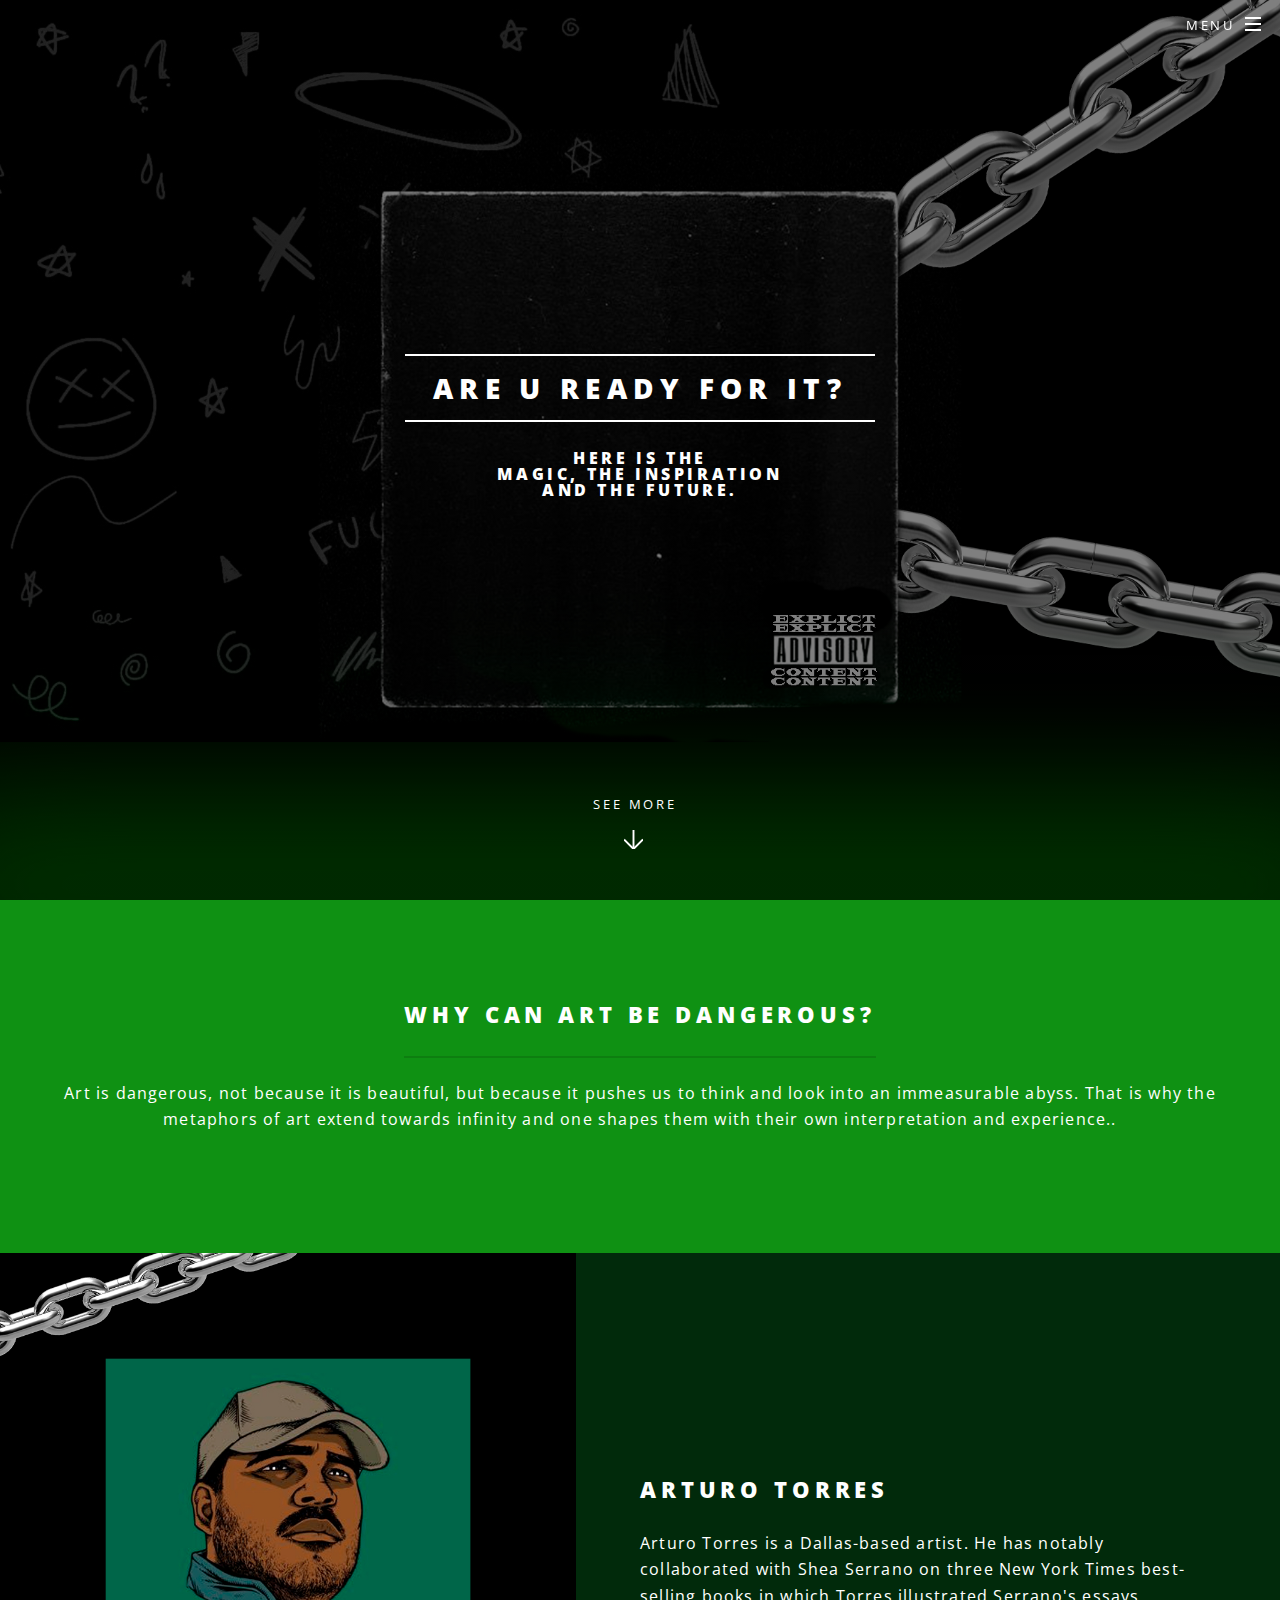
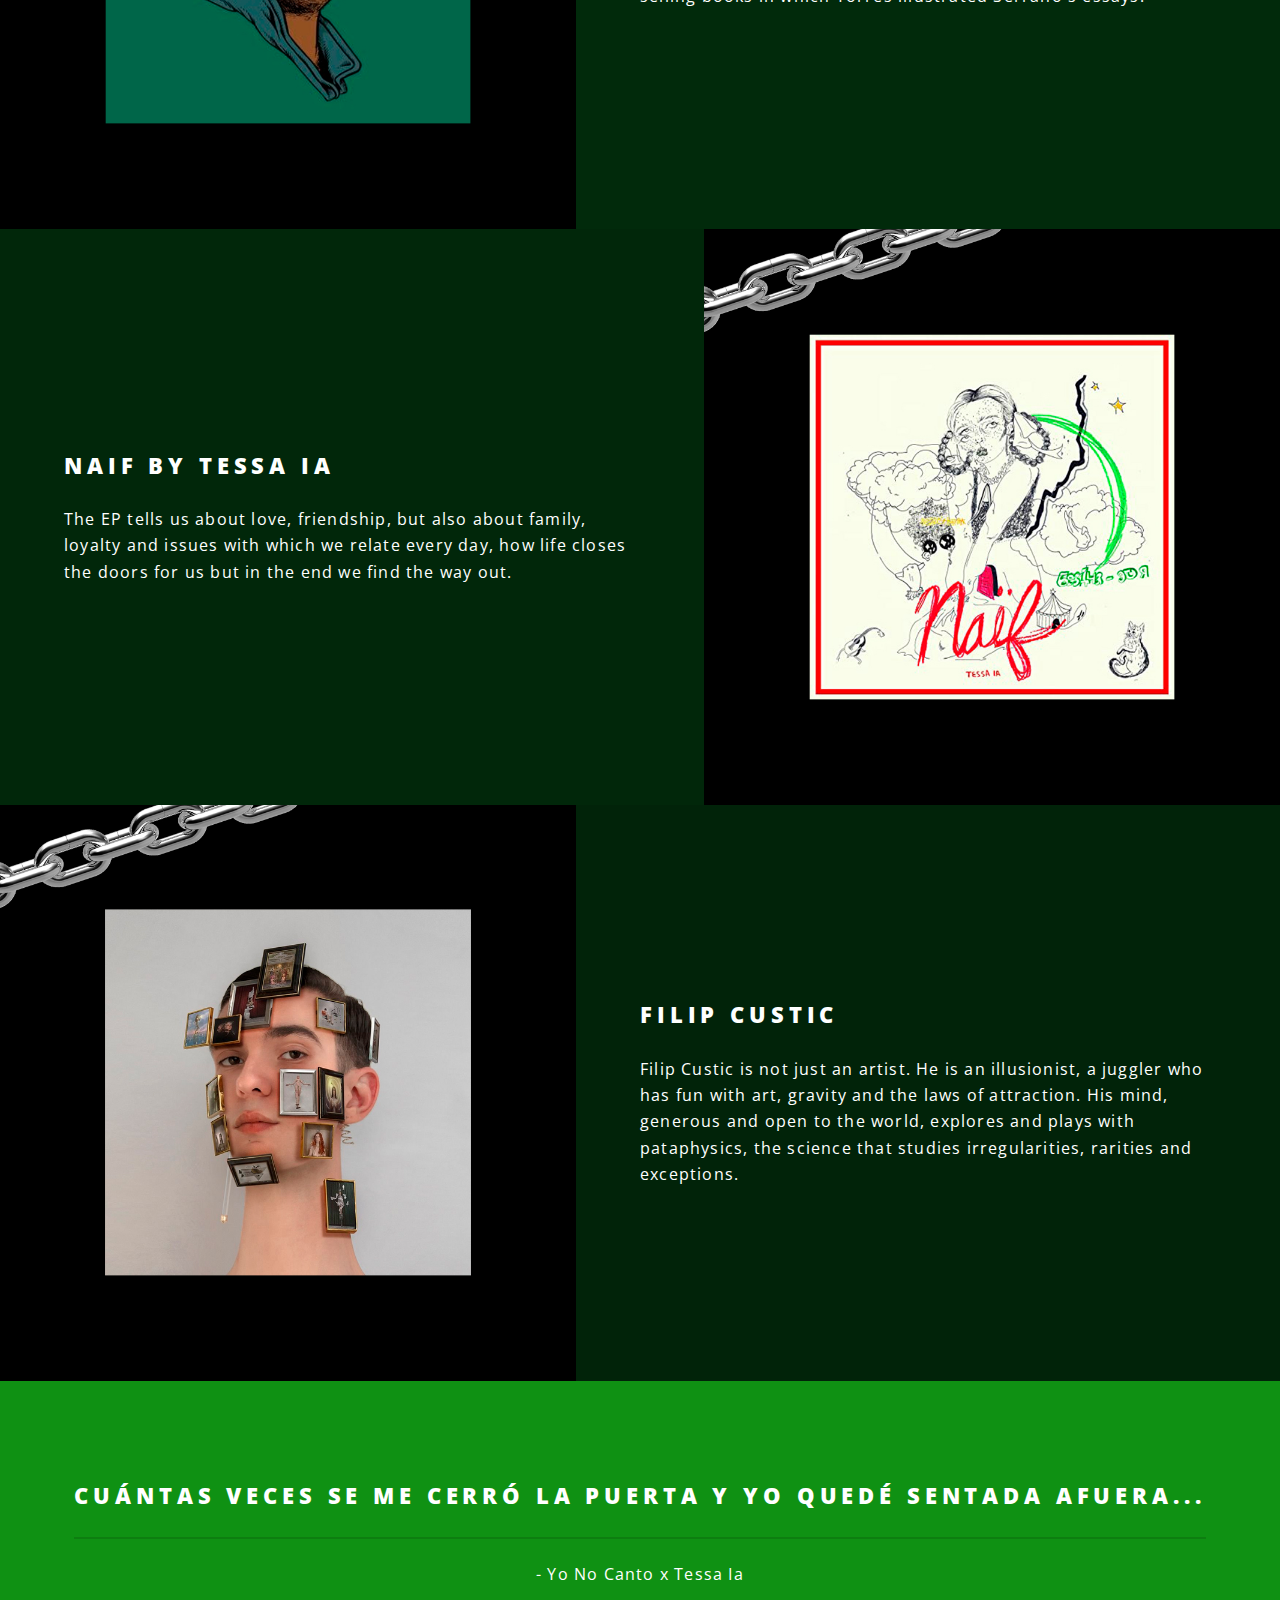
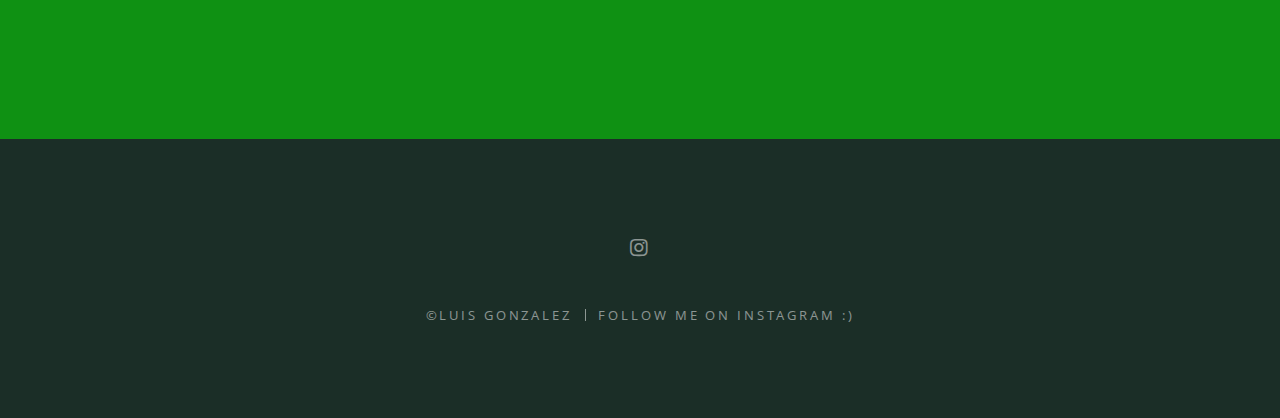
<file: index.html>
<!DOCTYPE HTML>

<html>
	<head>
		<title>LUIS GONZALEZ</title>
		<meta charset="utf-8" />
		<meta name="viewport" content="width=device-width, initial-scale=1, user-scalable=no" />
		<link rel="stylesheet" href="assets/css/main.css" />
		<noscript><link rel="stylesheet" href="assets/css/noscript.css" /></noscript>
	</head>
	<body class="landing is-preload">

		<!-- Page Wrapper -->
			<div id="page-wrapper">

				<!-- Header -->
					<header id="header" class="alt">
						<h1><a href="index.html">LUIS GONZALEZ</a></h1>
						<nav id="nav">
							<ul>
								<li class="special">
									<a href="#menu" class="menuToggle"><span>Menu</span></a>
									<div id="menu">
										<ul>
											<li><a href="index.html">HOME</a></li>
											<li><a href="generic.html">ABOUT THIS PAGE</a></li>
											
										</ul>
									</div>
								</li>
							</ul>
						</nav>
					</header>

				<!-- Banner -->
					<section id="banner">
						<div class="inner">
							<h2>ARE U READY FOR IT?</h2><br />
							
							<h1>HERE IS THE<br />
							magic, the inspiration<br />
							and the future.</h1>
							<ul class="actions special">
								
							</ul>
						</div>
						<a href="#one" class="more scrolly">SEE MORE</a>
					</section>

				<!-- One -->
					<section id="one" class="wrapper style1 special">
						<div class="inner">
							<header class="major">
								<h2>Why can art be dangerous?<br />
								                                </h2>
								<p>Art is dangerous, not because it is beautiful,
								but because it pushes us to think and look into an
								immeasurable abyss. That is why the metaphors of art 
								extend towards infinity and one shapes them with their 
								own interpretation and experience..</p>
							</header>
						</div>
					</section>

				<!-- Two -->
					<section id="two" class="wrapper alt style2">
						<section class="spotlight">
							<div class="image"><img src="images/pic01.jpg" alt="" /></div><div class="content">
								<h2>ARTURO TORRES</h2>
								<p>Arturo Torres is a Dallas-based artist. He has notably collaborated with Shea Serrano on three New York Times best-selling books in which Torres illustrated Serrano's essays.</p>
							</div>
						</section>
						<section class="spotlight">
							<div class="image"><img src="images/pic02.jpg" alt="" /></div><div class="content">
								<h2>NAIF BY TESSA IA</h2>
								<p>The EP tells us about love, friendship, but also about family, loyalty and issues with which we relate every day, how life closes the doors for us but in the end we find the way out.</p>
							</div>
						</section>
						<section class="spotlight">
							<div class="image"><img src="images/pic03.jpg" alt="" /></div><div class="content">
								<h2>FILIP CUSTIC</h2>
								<p>Filip Custic is not just an artist. He is an illusionist, a juggler who has fun with art, gravity and the laws of attraction. His mind, generous and open to the world, explores and plays with pataphysics, the science that studies irregularities, rarities and exceptions.</p>
							</div>
						</section>
					</section>

				<!-- Three -->
					<section id="three" class="wrapper style3 special">
						<div class="inner">
							<header class="major">
								<h2>Cuántas veces se me cerró la puerta y yo quedé sentada afuera...</h2>
								<p>- Yo No Canto x Tessa Ia</p>
							</header>
							<ul class="features">
						
						</div>
					</section>

						<!-- Footer -->
					<footer id="footer">
						<ul class="icons">
							<li><a href="https://www.instagram.com/luisgerardoxx/" class="icon brands fa-instagram"><span class="label">Instagram</span></a></li>
						</ul>
						<ul class="copyright">
							<li>&copy;</li>LUIS GONZALEZ<li>FOLLOW ME ON INSTAGRAM :) <a href=""></a></li>
						</ul>
					</footer>
						
					</footer>
						

			</div>

		<!-- Scripts -->
			<script src="assets/js/jquery.min.js"></script>
			<script src="assets/js/jquery.scrollex.min.js"></script>
			<script src="assets/js/jquery.scrolly.min.js"></script>
			<script src="assets/js/browser.min.js"></script>
			<script src="assets/js/breakpoints.min.js"></script>
			<script src="assets/js/util.js"></script>
			<script src="assets/js/main.js"></script>

	</body>
</html>
</file>
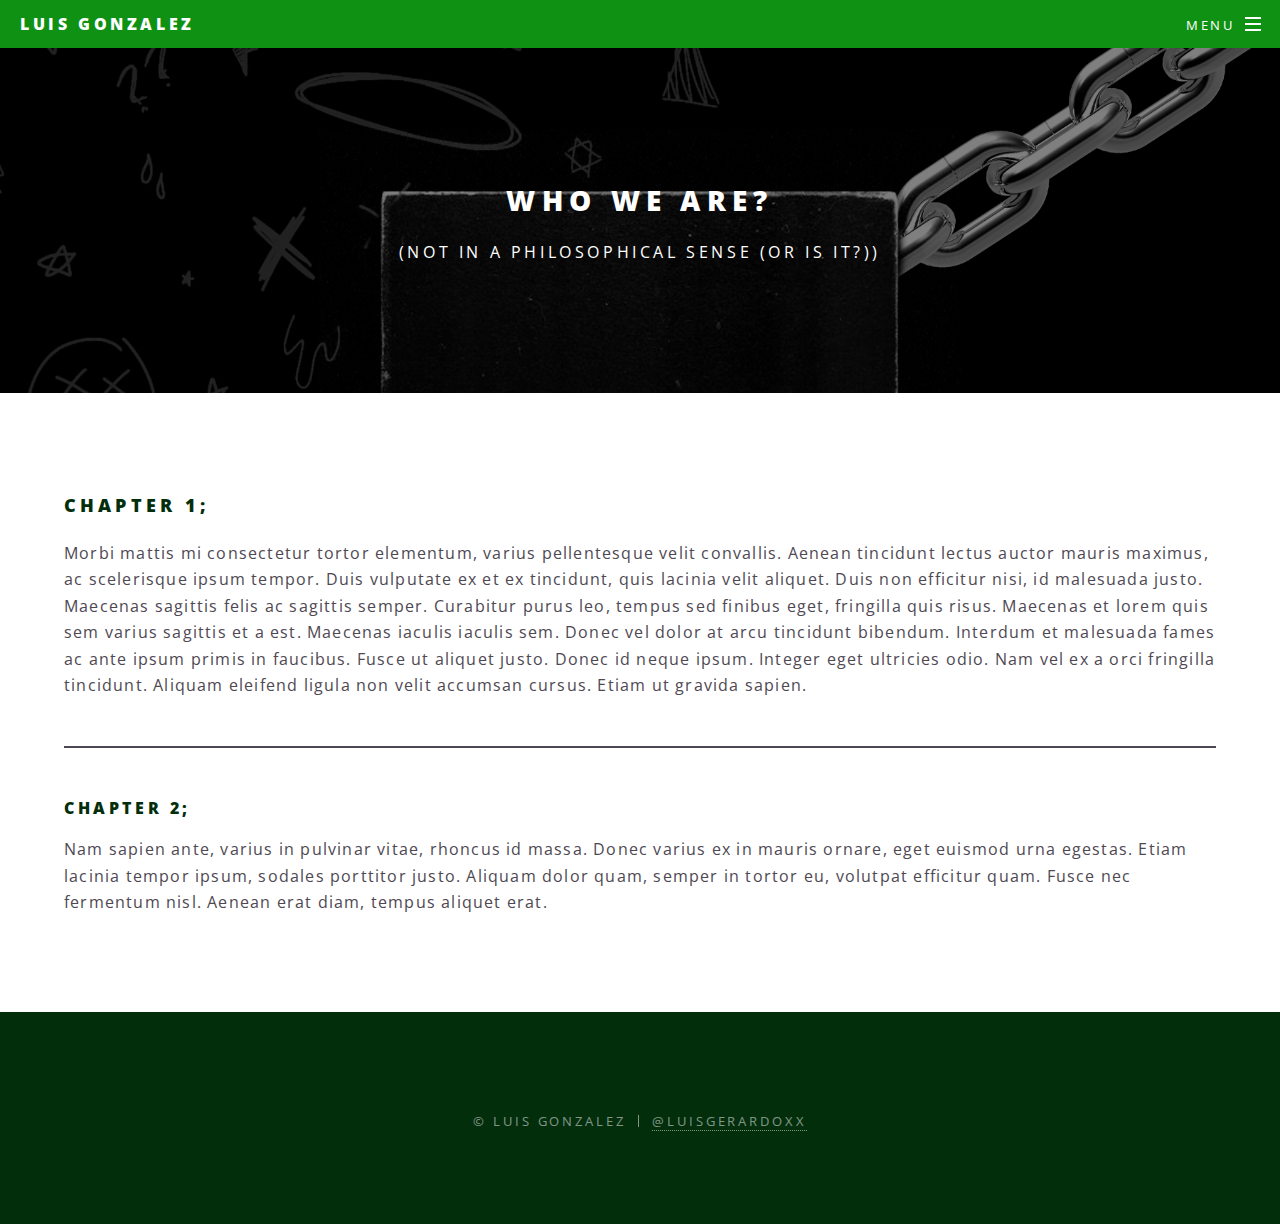
<file: generic.html>
<!DOCTYPE HTML>
<html>
	<head>
		<title>WHAT ABOUT THIS WEB PAGE?</title>
		<meta charset="utf-8" />
		<meta name="viewport" content="width=device-width, initial-scale=1, user-scalable=no" />
		<link rel="stylesheet" href="assets/css/main.css" />
		<noscript><link rel="stylesheet" href="assets/css/noscript.css" /></noscript>
	</head>
	<body class="is-preload">

		<!-- Page Wrapper -->
			<div id="page-wrapper">

				<!-- Header -->
					<header id="header">
						<h1><a href="index.html">LUIS GONZALEZ</a></h1>
						<nav id="nav">
							<ul>
								<li class="special">
									<a href="#menu" class="menuToggle"><span>MENU</span></a>
									<div id="menu">
										<ul>
											<li><a href="index.html">HOME</a></li>
											<li><a href="generic.html">ABOUT THIS PAGE</a></li>
											
										</ul>
									</div>
								</li>
							</ul>
						</nav>
					</header>

				<!-- Main -->
					<article id="main">
						<header>
							<h2>WHO WE ARE?</h2>
							<p>(not in a philosophical sense (or is it?))</p>
						</header>
						<section class="wrapper style5">
							<div class="inner">

								<h3>chapter 1;</h3>
								<p>Morbi mattis mi consectetur tortor elementum, varius pellentesque velit convallis. Aenean tincidunt lectus auctor mauris maximus, ac scelerisque ipsum tempor. Duis vulputate ex et ex tincidunt, quis lacinia velit aliquet. Duis non efficitur nisi, id malesuada justo. Maecenas sagittis felis ac sagittis semper. Curabitur purus leo, tempus sed finibus eget, fringilla quis risus. Maecenas et lorem quis sem varius sagittis et a est. Maecenas iaculis iaculis sem. Donec vel dolor at arcu tincidunt bibendum. Interdum et malesuada fames ac ante ipsum primis in faucibus. Fusce ut aliquet justo. Donec id neque ipsum. Integer eget ultricies odio. Nam vel ex a orci fringilla tincidunt. Aliquam eleifend ligula non velit accumsan cursus. Etiam ut gravida sapien.</p>

								<hr />

								<h4>chapter 2;</h4>
								<p>Nam sapien ante, varius in pulvinar vitae, rhoncus id massa. Donec varius ex in mauris ornare, eget euismod urna egestas. Etiam lacinia tempor ipsum, sodales porttitor justo. Aliquam dolor quam, semper in tortor eu, volutpat efficitur quam. Fusce nec fermentum nisl. Aenean erat diam, tempus aliquet erat.</p>

							</div>
						</section>
					</article>

				<!-- Footer -->
					<footer id="footer">
						
						</ul>
						<ul class="copyright">
							<li>&copy; LUIS GONZALEZ</li><li><a href="https://www.instagram.com/luisgerardoxx/">@luisgerardoxx</a></li>
						</ul>
					</footer>

			</div>

		<!-- Scripts -->
			<script src="assets/js/jquery.min.js"></script>
			<script src="assets/js/jquery.scrollex.min.js"></script>
			<script src="assets/js/jquery.scrolly.min.js"></script>
			<script src="assets/js/browser.min.js"></script>
			<script src="assets/js/breakpoints.min.js"></script>
			<script src="assets/js/util.js"></script>
			<script src="assets/js/main.js"></script>

	</body>
</html>
</file>
<file: assets/css/noscript.css>
/* Banner */

	body.is-preload #banner h2 {
		-moz-transform: none;
		-webkit-transform: none;
		-ms-transform: none;
		transform: none;
		opacity: 1;
	}

		body.is-preload #banner h2:before, body.is-preload #banner h2:after {
			width: 100%;
		}

	body.is-preload #banner .more {
		-moz-transform: none;
		-webkit-transform: none;
		-ms-transform: none;
		transform: none;
		opacity: 1;
	}

	body.is-preload #banner:after {
		opacity: 0;
	}
</file>
<file: assets/css/main.css>
@import url(fontawesome-all.min.css);
@import url("https://fonts.googleapis.com/css?family=Open+Sans:400,400italic,600,600italic,800,800italic");


html, body, div, span, applet, object,
iframe, h1, h2, h3, h4, h5, h6, p, blockquote,
pre, a, abbr, acronym, address, big, cite,
code, del, dfn, em, img, ins, kbd, q, s, samp,
small, strike, strong, sub, sup, tt, var, b,
u, i, center, dl, dt, dd, ol, ul, li, fieldset,
form, label, legend, table, caption, tbody,
tfoot, thead, tr, th, td, article, aside,
canvas, details, embed, figure, figcaption,
footer, header, hgroup, menu, nav, output, ruby,
section, summary, time, mark, audio, video {
	margin: 0;
	padding: 0;
	border: 0;
	font-size: 100%;
	font: inherit;
	vertical-align: baseline;}

article, aside, details, figcaption, figure,
footer, header, hgroup, menu, nav, section {
	display: block;}

body {
	line-height: 1;
}

ol, ul {
	list-style: none;
}

blockquote, q {
	quotes: none;
}

	blockquote:before, blockquote:after, q:before, q:after {
		content: '';
		content: none;
	}

table {
	border-collapse: collapse;
	border-spacing: 0;
}

body {
	-webkit-text-size-adjust: none;
}

mark {
	background-color: transparent;
	color: inherit;
}

input::-moz-focus-inner {
	border: 0;
	padding: 0;
}

input, select, textarea {
	-moz-appearance: none;
	-webkit-appearance: none;
	-ms-appearance: none;
	appearance: none;
}

/* Basic */

	@-ms-viewport {
		width: device-width;
	}

	html {
		box-sizing: border-box;
	}

	*, *:before, *:after {
		box-sizing: inherit;
	}

	body {
		background: #0f9113;
	}

		body.is-preload *, body.is-preload *:before, body.is-preload *:after {
			-moz-animation: none !important;
			-webkit-animation: none !important;
			-ms-animation: none !important;
			animation: none !important;
			-moz-transition: none !important;
			-webkit-transition: none !important;
			-ms-transition: none !important;
			transition: none !important;
		}

	body, input, select, textarea {
		color: #fff;
		font-family: "Open Sans", Helvetica, sans-serif;
		font-size: 15pt;
		font-weight: 400;
		letter-spacing: 0.075em;
		line-height: 1.65em;
	}

		@media screen and (max-width: 1680px) {

			body, input, select, textarea {
				font-size: 13pt;
			}

		}

		@media screen and (max-width: 1280px) {

			body, input, select, textarea {
				font-size: 12pt;
			}

		}

		@media screen and (max-width: 736px) {

			body, input, select, textarea {
				font-size: 11pt;
				letter-spacing: 0.0375em;
			}

		}

	a {
		-moz-transition: color 0.2s ease, border-bottom-color 0.2s ease;
		-webkit-transition: color 0.2s ease, border-bottom-color 0.2s ease;
		-ms-transition: color 0.2s ease, border-bottom-color 0.2s ease;
		transition: color 0.2s ease, border-bottom-color 0.2s ease;
		border-bottom: dotted 1px;
		color: inherit;
		text-decoration: none;
	}

		a:hover {
			border-bottom-color: transparent;
		}

	strong, b {
		color: #fff;
		font-weight: 600;
	}

	em, i {
		font-style: italic;
	}

	p {
		margin: 0 0 2em 0;
	}

	h1, h2, h3, h4, h5, h6 {
		color: #fff;
		font-weight: 800;
		letter-spacing: 0.225em;
		line-height: 1em;
		margin: 0 0 1em 0;
		text-transform: uppercase;
	}

		h1 a, h2 a, h3 a, h4 a, h5 a, h6 a {
			color: inherit;
			text-decoration: none;
		}

	h2 {
		font-size: 1.35em;
		line-height: 1.75em;
	}

		@media screen and (max-width: 736px) {

			h2 {
				font-size: 1.1em;
				line-height: 1.65em;
			}

		}

	h3 {
		font-size: 1.15em;
		line-height: 1.75em;
	}

		@media screen and (max-width: 736px) {

			h3 {
				font-size: 1em;
				line-height: 1.65em;
			}

		}

	h4 {
		font-size: 1em;
		line-height: 1.5em;
	}

	h5 {
		font-size: 0.8em;
		line-height: 1.5em;
	}

	h6 {
		font-size: 0.7em;
		line-height: 1.5em;
	}

	sub {
		font-size: 0.8em;
		position: relative;
		top: 0.5em;
	}

	sup {
		font-size: 0.8em;
		position: relative;
		top: -0.5em;
	}

	hr {
		border: 0;
		border-bottom: solid 2px #fff;
		margin: 3em 0;
	}

		hr.major {
			margin: 4.5em 0;
		}

	blockquote {
		border-left: solid 4px #fff;
		font-style: italic;
		margin: 0 0 2em 0;
		padding: 0.5em 0 0.5em 2em;
	}

	code {
		background: rgba(144, 144, 144, 0.25);
		border-radius: 3px;
		font-family: "Courier New", monospace;
		font-size: 0.9em;
		letter-spacing: 0;
		margin: 0 0.25em;
		padding: 0.25em 0.65em;
	}

	pre {
		-webkit-overflow-scrolling: touch;
		font-family: "Courier New", monospace;
		font-size: 0.9em;
		margin: 0 0 2em 0;
	}

		pre code {
			display: block;
			line-height: 1.75em;
			padding: 1em 1.5em;
			overflow-x: auto;
		}

	.align-left {
		text-align: left;
	}

	.align-center {
		text-align: center;
	}

	.align-right {
		text-align: right;
	}

/* Row */

	.row {
		display: flex;
		flex-wrap: wrap;
		box-sizing: border-box;
		align-items: stretch;
	}

		.row > * {
			box-sizing: border-box;
		}

		.row.gtr-uniform > * > :last-child {
			margin-bottom: 0;
		}

		.row.aln-left {
			justify-content: flex-start;
		}

		.row.aln-center {
			justify-content: center;
		}

		.row.aln-right {
			justify-content: flex-end;
		}

		.row.aln-top {
			align-items: flex-start;
		}

		.row.aln-middle {
			align-items: center;
		}

		.row.aln-bottom {
			align-items: flex-end;
		}

		.row > .imp {
			order: -1;
		}

		.row > .col-1 {
			width: 8.33333%;
		}

		.row > .off-1 {
			margin-left: 8.33333%;
		}

		.row > .col-2 {
			width: 16.66667%;
		}

		.row > .off-2 {
			margin-left: 16.66667%;
		}

		.row > .col-3 {
			width: 25%;
		}

		.row > .off-3 {
			margin-left: 25%;
		}

		.row > .col-4 {
			width: 33.33333%;
		}

		.row > .off-4 {
			margin-left: 33.33333%;
		}

		.row > .col-5 {
			width: 41.66667%;
		}

		.row > .off-5 {
			margin-left: 41.66667%;
		}

		.row > .col-6 {
			width: 50%;
		}

		.row > .off-6 {
			margin-left: 50%;
		}

		.row > .col-7 {
			width: 58.33333%;
		}

		.row > .off-7 {
			margin-left: 58.33333%;
		}

		.row > .col-8 {
			width: 66.66667%;
		}

		.row > .off-8 {
			margin-left: 66.66667%;
		}

		.row > .col-9 {
			width: 75%;
		}

		.row > .off-9 {
			margin-left: 75%;
		}

		.row > .col-10 {
			width: 83.33333%;
		}

		.row > .off-10 {
			margin-left: 83.33333%;
		}

		.row > .col-11 {
			width: 91.66667%;
		}

		.row > .off-11 {
			margin-left: 91.66667%;
		}

		.row > .col-12 {
			width: 100%;
		}

		.row > .off-12 {
			margin-left: 100%;
		}

		.row.gtr-0 {
			margin-top: 0;
			margin-left: 0em;
		}

			.row.gtr-0 > * {
				padding: 0 0 0 0em;
			}

			.row.gtr-0.gtr-uniform {
				margin-top: 0em;
			}

				.row.gtr-0.gtr-uniform > * {
					padding-top: 0em;
				}

		.row.gtr-25 {
			margin-top: 0;
			margin-left: -0.375em;
		}

			.row.gtr-25 > * {
				padding: 0 0 0 0.375em;
			}

			.row.gtr-25.gtr-uniform {
				margin-top: -0.375em;
			}

				.row.gtr-25.gtr-uniform > * {
					padding-top: 0.375em;
				}

		.row.gtr-50 {
			margin-top: 0;
			margin-left: -0.75em;
		}

			.row.gtr-50 > * {
				padding: 0 0 0 0.75em;
			}

			.row.gtr-50.gtr-uniform {
				margin-top: -0.75em;
			}

				.row.gtr-50.gtr-uniform > * {
					padding-top: 0.75em;
				}

		.row {
			margin-top: 0;
			margin-left: -1.5em;
		}

			.row > * {
				padding: 0 0 0 1.5em;
			}

			.row.gtr-uniform {
				margin-top: -1.5em;
			}

				.row.gtr-uniform > * {
					padding-top: 1.5em;
				}

		.row.gtr-150 {
			margin-top: 0;
			margin-left: -2.25em;
		}

			.row.gtr-150 > * {
				padding: 0 0 0 2.25em;
			}

			.row.gtr-150.gtr-uniform {
				margin-top: -2.25em;
			}

				.row.gtr-150.gtr-uniform > * {
					padding-top: 2.25em;
				}

		.row.gtr-200 {
			margin-top: 0;
			margin-left: -3em;
		}

			.row.gtr-200 > * {
				padding: 0 0 0 3em;
			}

			.row.gtr-200.gtr-uniform {
				margin-top: -3em;
			}

				.row.gtr-200.gtr-uniform > * {
					padding-top: 3em;
				}

		@media screen and (max-width: 1680px) {

			.row {
				display: flex;
				flex-wrap: wrap;
				box-sizing: border-box;
				align-items: stretch;
			}

				.row > * {
					box-sizing: border-box;
				}

				.row.gtr-uniform > * > :last-child {
					margin-bottom: 0;
				}

				.row.aln-left {
					justify-content: flex-start;
				}

				.row.aln-center {
					justify-content: center;
				}

				.row.aln-right {
					justify-content: flex-end;
				}

				.row.aln-top {
					align-items: flex-start;
				}

				.row.aln-middle {
					align-items: center;
				}

				.row.aln-bottom {
					align-items: flex-end;
				}

				.row > .imp-xlarge {
					order: -1;
				}

				.row > .col-1-xlarge {
					width: 8.33333%;
				}

				.row > .off-1-xlarge {
					margin-left: 8.33333%;
				}

				.row > .col-2-xlarge {
					width: 16.66667%;
				}

				.row > .off-2-xlarge {
					margin-left: 16.66667%;
				}

				.row > .col-3-xlarge {
					width: 25%;
				}

				.row > .off-3-xlarge {
					margin-left: 25%;
				}

				.row > .col-4-xlarge {
					width: 33.33333%;
				}

				.row > .off-4-xlarge {
					margin-left: 33.33333%;
				}

				.row > .col-5-xlarge {
					width: 41.66667%;
				}

				.row > .off-5-xlarge {
					margin-left: 41.66667%;
				}

				.row > .col-6-xlarge {
					width: 50%;
				}

				.row > .off-6-xlarge {
					margin-left: 50%;
				}

				.row > .col-7-xlarge {
					width: 58.33333%;
				}

				.row > .off-7-xlarge {
					margin-left: 58.33333%;
				}

				.row > .col-8-xlarge {
					width: 66.66667%;
				}

				.row > .off-8-xlarge {
					margin-left: 66.66667%;
				}

				.row > .col-9-xlarge {
					width: 75%;
				}

				.row > .off-9-xlarge {
					margin-left: 75%;
				}

				.row > .col-10-xlarge {
					width: 83.33333%;
				}

				.row > .off-10-xlarge {
					margin-left: 83.33333%;
				}

				.row > .col-11-xlarge {
					width: 91.66667%;
				}

				.row > .off-11-xlarge {
					margin-left: 91.66667%;
				}

				.row > .col-12-xlarge {
					width: 100%;
				}

				.row > .off-12-xlarge {
					margin-left: 100%;
				}

				.row.gtr-0 {
					margin-top: 0;
					margin-left: 0em;
				}

					.row.gtr-0 > * {
						padding: 0 0 0 0em;
					}

					.row.gtr-0.gtr-uniform {
						margin-top: 0em;
					}

						.row.gtr-0.gtr-uniform > * {
							padding-top: 0em;
						}

				.row.gtr-25 {
					margin-top: 0;
					margin-left: -0.375em;
				}

					.row.gtr-25 > * {
						padding: 0 0 0 0.375em;
					}

					.row.gtr-25.gtr-uniform {
						margin-top: -0.375em;
					}

						.row.gtr-25.gtr-uniform > * {
							padding-top: 0.375em;
						}

				.row.gtr-50 {
					margin-top: 0;
					margin-left: -0.75em;
				}

					.row.gtr-50 > * {
						padding: 0 0 0 0.75em;
					}

					.row.gtr-50.gtr-uniform {
						margin-top: -0.75em;
					}

						.row.gtr-50.gtr-uniform > * {
							padding-top: 0.75em;
						}

				.row {
					margin-top: 0;
					margin-left: -1.5em;
				}

					.row > * {
						padding: 0 0 0 1.5em;
					}

					.row.gtr-uniform {
						margin-top: -1.5em;
					}

						.row.gtr-uniform > * {
							padding-top: 1.5em;
						}

				.row.gtr-150 {
					margin-top: 0;
					margin-left: -2.25em;
				}

					.row.gtr-150 > * {
						padding: 0 0 0 2.25em;
					}

					.row.gtr-150.gtr-uniform {
						margin-top: -2.25em;
					}

						.row.gtr-150.gtr-uniform > * {
							padding-top: 2.25em;
						}

				.row.gtr-200 {
					margin-top: 0;
					margin-left: -3em;
				}

					.row.gtr-200 > * {
						padding: 0 0 0 3em;
					}

					.row.gtr-200.gtr-uniform {
						margin-top: -3em;
					}

						.row.gtr-200.gtr-uniform > * {
							padding-top: 3em;
						}

		}

		@media screen and (max-width: 1280px) {

			.row {
				display: flex;
				flex-wrap: wrap;
				box-sizing: border-box;
				align-items: stretch;
			}

				.row > * {
					box-sizing: border-box;
				}

				.row.gtr-uniform > * > :last-child {
					margin-bottom: 0;
				}

				.row.aln-left {
					justify-content: flex-start;
				}

				.row.aln-center {
					justify-content: center;
				}

				.row.aln-right {
					justify-content: flex-end;
				}

				.row.aln-top {
					align-items: flex-start;
				}

				.row.aln-middle {
					align-items: center;
				}

				.row.aln-bottom {
					align-items: flex-end;
				}

				.row > .imp-large {
					order: -1;
				}

				.row > .col-1-large {
					width: 8.33333%;
				}

				.row > .off-1-large {
					margin-left: 8.33333%;
				}

				.row > .col-2-large {
					width: 16.66667%;
				}

				.row > .off-2-large {
					margin-left: 16.66667%;
				}

				.row > .col-3-large {
					width: 25%;
				}

				.row > .off-3-large {
					margin-left: 25%;
				}

				.row > .col-4-large {
					width: 33.33333%;
				}

				.row > .off-4-large {
					margin-left: 33.33333%;
				}

				.row > .col-5-large {
					width: 41.66667%;
				}

				.row > .off-5-large {
					margin-left: 41.66667%;
				}

				.row > .col-6-large {
					width: 50%;
				}

				.row > .off-6-large {
					margin-left: 50%;
				}

				.row > .col-7-large {
					width: 58.33333%;
				}

				.row > .off-7-large {
					margin-left: 58.33333%;
				}

				.row > .col-8-large {
					width: 66.66667%;
				}

				.row > .off-8-large {
					margin-left: 66.66667%;
				}

				.row > .col-9-large {
					width: 75%;
				}

				.row > .off-9-large {
					margin-left: 75%;
				}

				.row > .col-10-large {
					width: 83.33333%;
				}

				.row > .off-10-large {
					margin-left: 83.33333%;
				}

				.row > .col-11-large {
					width: 91.66667%;
				}

				.row > .off-11-large {
					margin-left: 91.66667%;
				}

				.row > .col-12-large {
					width: 100%;
				}

				.row > .off-12-large {
					margin-left: 100%;
				}

				.row.gtr-0 {
					margin-top: 0;
					margin-left: 0em;
				}

					.row.gtr-0 > * {
						padding: 0 0 0 0em;
					}

					.row.gtr-0.gtr-uniform {
						margin-top: 0em;
					}

						.row.gtr-0.gtr-uniform > * {
							padding-top: 0em;
						}

				.row.gtr-25 {
					margin-top: 0;
					margin-left: -0.375em;
				}

					.row.gtr-25 > * {
						padding: 0 0 0 0.375em;
					}

					.row.gtr-25.gtr-uniform {
						margin-top: -0.375em;
					}

						.row.gtr-25.gtr-uniform > * {
							padding-top: 0.375em;
						}

				.row.gtr-50 {
					margin-top: 0;
					margin-left: -0.75em;
				}

					.row.gtr-50 > * {
						padding: 0 0 0 0.75em;
					}

					.row.gtr-50.gtr-uniform {
						margin-top: -0.75em;
					}

						.row.gtr-50.gtr-uniform > * {
							padding-top: 0.75em;
						}

				.row {
					margin-top: 0;
					margin-left: -1.5em;
				}

					.row > * {
						padding: 0 0 0 1.5em;
					}

					.row.gtr-uniform {
						margin-top: -1.5em;
					}

						.row.gtr-uniform > * {
							padding-top: 1.5em;
						}

				.row.gtr-150 {
					margin-top: 0;
					margin-left: -2.25em;
				}

					.row.gtr-150 > * {
						padding: 0 0 0 2.25em;
					}

					.row.gtr-150.gtr-uniform {
						margin-top: -2.25em;
					}

						.row.gtr-150.gtr-uniform > * {
							padding-top: 2.25em;
						}

				.row.gtr-200 {
					margin-top: 0;
					margin-left: -3em;
				}

					.row.gtr-200 > * {
						padding: 0 0 0 3em;
					}

					.row.gtr-200.gtr-uniform {
						margin-top: -3em;
					}

						.row.gtr-200.gtr-uniform > * {
							padding-top: 3em;
						}

		}

		@media screen and (max-width: 980px) {

			.row {
				display: flex;
				flex-wrap: wrap;
				box-sizing: border-box;
				align-items: stretch;
			}

				.row > * {
					box-sizing: border-box;
				}

				.row.gtr-uniform > * > :last-child {
					margin-bottom: 0;
				}

				.row.aln-left {
					justify-content: flex-start;
				}

				.row.aln-center {
					justify-content: center;
				}

				.row.aln-right {
					justify-content: flex-end;
				}

				.row.aln-top {
					align-items: flex-start;
				}

				.row.aln-middle {
					align-items: center;
				}

				.row.aln-bottom {
					align-items: flex-end;
				}

				.row > .imp-medium {
					order: -1;
				}

				.row > .col-1-medium {
					width: 8.33333%;
				}

				.row > .off-1-medium {
					margin-left: 8.33333%;
				}

				.row > .col-2-medium {
					width: 16.66667%;
				}

				.row > .off-2-medium {
					margin-left: 16.66667%;
				}

				.row > .col-3-medium {
					width: 25%;
				}

				.row > .off-3-medium {
					margin-left: 25%;
				}

				.row > .col-4-medium {
					width: 33.33333%;
				}

				.row > .off-4-medium {
					margin-left: 33.33333%;
				}

				.row > .col-5-medium {
					width: 41.66667%;
				}

				.row > .off-5-medium {
					margin-left: 41.66667%;
				}

				.row > .col-6-medium {
					width: 50%;
				}

				.row > .off-6-medium {
					margin-left: 50%;
				}

				.row > .col-7-medium {
					width: 58.33333%;
				}

				.row > .off-7-medium {
					margin-left: 58.33333%;
				}

				.row > .col-8-medium {
					width: 66.66667%;
				}

				.row > .off-8-medium {
					margin-left: 66.66667%;
				}

				.row > .col-9-medium {
					width: 75%;
				}

				.row > .off-9-medium {
					margin-left: 75%;
				}

				.row > .col-10-medium {
					width: 83.33333%;
				}

				.row > .off-10-medium {
					margin-left: 83.33333%;
				}

				.row > .col-11-medium {
					width: 91.66667%;
				}

				.row > .off-11-medium {
					margin-left: 91.66667%;
				}

				.row > .col-12-medium {
					width: 100%;
				}

				.row > .off-12-medium {
					margin-left: 100%;
				}

				.row.gtr-0 {
					margin-top: 0;
					margin-left: 0em;
				}

					.row.gtr-0 > * {
						padding: 0 0 0 0em;
					}

					.row.gtr-0.gtr-uniform {
						margin-top: 0em;
					}

						.row.gtr-0.gtr-uniform > * {
							padding-top: 0em;
						}

				.row.gtr-25 {
					margin-top: 0;
					margin-left: -0.375em;
				}

					.row.gtr-25 > * {
						padding: 0 0 0 0.375em;
					}

					.row.gtr-25.gtr-uniform {
						margin-top: -0.375em;
					}

						.row.gtr-25.gtr-uniform > * {
							padding-top: 0.375em;
						}

				.row.gtr-50 {
					margin-top: 0;
					margin-left: -0.75em;
				}

					.row.gtr-50 > * {
						padding: 0 0 0 0.75em;
					}

					.row.gtr-50.gtr-uniform {
						margin-top: -0.75em;
					}

						.row.gtr-50.gtr-uniform > * {
							padding-top: 0.75em;
						}

				.row {
					margin-top: 0;
					margin-left: -1.5em;
				}

					.row > * {
						padding: 0 0 0 1.5em;
					}

					.row.gtr-uniform {
						margin-top: -1.5em;
					}

						.row.gtr-uniform > * {
							padding-top: 1.5em;
						}

				.row.gtr-150 {
					margin-top: 0;
					margin-left: -2.25em;
				}

					.row.gtr-150 > * {
						padding: 0 0 0 2.25em;
					}

					.row.gtr-150.gtr-uniform {
						margin-top: -2.25em;
					}

						.row.gtr-150.gtr-uniform > * {
							padding-top: 2.25em;
						}

				.row.gtr-200 {
					margin-top: 0;
					margin-left: -3em;
				}

					.row.gtr-200 > * {
						padding: 0 0 0 3em;
					}

					.row.gtr-200.gtr-uniform {
						margin-top: -3em;
					}

						.row.gtr-200.gtr-uniform > * {
							padding-top: 3em;
						}

		}

		@media screen and (max-width: 736px) {

			.row {
				display: flex;
				flex-wrap: wrap;
				box-sizing: border-box;
				align-items: stretch;
			}

				.row > * {
					box-sizing: border-box;
				}

				.row.gtr-uniform > * > :last-child {
					margin-bottom: 0;
				}

				.row.aln-left {
					justify-content: flex-start;
				}

				.row.aln-center {
					justify-content: center;
				}

				.row.aln-right {
					justify-content: flex-end;
				}

				.row.aln-top {
					align-items: flex-start;
				}

				.row.aln-middle {
					align-items: center;
				}

				.row.aln-bottom {
					align-items: flex-end;
				}

				.row > .imp-small {
					order: -1;
				}

				.row > .col-1-small {
					width: 8.33333%;
				}

				.row > .off-1-small {
					margin-left: 8.33333%;
				}

				.row > .col-2-small {
					width: 16.66667%;
				}

				.row > .off-2-small {
					margin-left: 16.66667%;
				}

				.row > .col-3-small {
					width: 25%;
				}

				.row > .off-3-small {
					margin-left: 25%;
				}

				.row > .col-4-small {
					width: 33.33333%;
				}

				.row > .off-4-small {
					margin-left: 33.33333%;
				}

				.row > .col-5-small {
					width: 41.66667%;
				}

				.row > .off-5-small {
					margin-left: 41.66667%;
				}

				.row > .col-6-small {
					width: 50%;
				}

				.row > .off-6-small {
					margin-left: 50%;
				}

				.row > .col-7-small {
					width: 58.33333%;
				}

				.row > .off-7-small {
					margin-left: 58.33333%;
				}

				.row > .col-8-small {
					width: 66.66667%;
				}

				.row > .off-8-small {
					margin-left: 66.66667%;
				}

				.row > .col-9-small {
					width: 75%;
				}

				.row > .off-9-small {
					margin-left: 75%;
				}

				.row > .col-10-small {
					width: 83.33333%;
				}

				.row > .off-10-small {
					margin-left: 83.33333%;
				}

				.row > .col-11-small {
					width: 91.66667%;
				}

				.row > .off-11-small {
					margin-left: 91.66667%;
				}

				.row > .col-12-small {
					width: 100%;
				}

				.row > .off-12-small {
					margin-left: 100%;
				}

				.row.gtr-0 {
					margin-top: 0;
					margin-left: 0em;
				}

					.row.gtr-0 > * {
						padding: 0 0 0 0em;
					}

					.row.gtr-0.gtr-uniform {
						margin-top: 0em;
					}

						.row.gtr-0.gtr-uniform > * {
							padding-top: 0em;
						}

				.row.gtr-25 {
					margin-top: 0;
					margin-left: -0.375em;
				}

					.row.gtr-25 > * {
						padding: 0 0 0 0.375em;
					}

					.row.gtr-25.gtr-uniform {
						margin-top: -0.375em;
					}

						.row.gtr-25.gtr-uniform > * {
							padding-top: 0.375em;
						}

				.row.gtr-50 {
					margin-top: 0;
					margin-left: -0.75em;
				}

					.row.gtr-50 > * {
						padding: 0 0 0 0.75em;
					}

					.row.gtr-50.gtr-uniform {
						margin-top: -0.75em;
					}

						.row.gtr-50.gtr-uniform > * {
							padding-top: 0.75em;
						}

				.row {
					margin-top: 0;
					margin-left: -1.5em;
				}

					.row > * {
						padding: 0 0 0 1.5em;
					}

					.row.gtr-uniform {
						margin-top: -1.5em;
					}

						.row.gtr-uniform > * {
							padding-top: 1.5em;
						}

				.row.gtr-150 {
					margin-top: 0;
					margin-left: -2.25em;
				}

					.row.gtr-150 > * {
						padding: 0 0 0 2.25em;
					}

					.row.gtr-150.gtr-uniform {
						margin-top: -2.25em;
					}

						.row.gtr-150.gtr-uniform > * {
							padding-top: 2.25em;
						}

				.row.gtr-200 {
					margin-top: 0;
					margin-left: -3em;
				}

					.row.gtr-200 > * {
						padding: 0 0 0 3em;
					}

					.row.gtr-200.gtr-uniform {
						margin-top: -3em;
					}

						.row.gtr-200.gtr-uniform > * {
							padding-top: 3em;
						}

		}

		@media screen and (max-width: 480px) {

			.row {
				display: flex;
				flex-wrap: wrap;
				box-sizing: border-box;
				align-items: stretch;
			}

				.row > * {
					box-sizing: border-box;
				}

				.row.gtr-uniform > * > :last-child {
					margin-bottom: 0;
				}

				.row.aln-left {
					justify-content: flex-start;
				}

				.row.aln-center {
					justify-content: center;
				}

				.row.aln-right {
					justify-content: flex-end;
				}

				.row.aln-top {
					align-items: flex-start;
				}

				.row.aln-middle {
					align-items: center;
				}

				.row.aln-bottom {
					align-items: flex-end;
				}

				.row > .imp-xsmall {
					order: -1;
				}

				.row > .col-1-xsmall {
					width: 8.33333%;
				}

				.row > .off-1-xsmall {
					margin-left: 8.33333%;
				}

				.row > .col-2-xsmall {
					width: 16.66667%;
				}

				.row > .off-2-xsmall {
					margin-left: 16.66667%;
				}

				.row > .col-3-xsmall {
					width: 25%;
				}

				.row > .off-3-xsmall {
					margin-left: 25%;
				}

				.row > .col-4-xsmall {
					width: 33.33333%;
				}

				.row > .off-4-xsmall {
					margin-left: 33.33333%;
				}

				.row > .col-5-xsmall {
					width: 41.66667%;
				}

				.row > .off-5-xsmall {
					margin-left: 41.66667%;
				}

				.row > .col-6-xsmall {
					width: 50%;
				}

				.row > .off-6-xsmall {
					margin-left: 50%;
				}

				.row > .col-7-xsmall {
					width: 58.33333%;
				}

				.row > .off-7-xsmall {
					margin-left: 58.33333%;
				}

				.row > .col-8-xsmall {
					width: 66.66667%;
				}

				.row > .off-8-xsmall {
					margin-left: 66.66667%;
				}

				.row > .col-9-xsmall {
					width: 75%;
				}

				.row > .off-9-xsmall {
					margin-left: 75%;
				}

				.row > .col-10-xsmall {
					width: 83.33333%;
				}

				.row > .off-10-xsmall {
					margin-left: 83.33333%;
				}

				.row > .col-11-xsmall {
					width: 91.66667%;
				}

				.row > .off-11-xsmall {
					margin-left: 91.66667%;
				}

				.row > .col-12-xsmall {
					width: 100%;
				}

				.row > .off-12-xsmall {
					margin-left: 100%;
				}

				.row.gtr-0 {
					margin-top: 0;
					margin-left: 0em;
				}

					.row.gtr-0 > * {
						padding: 0 0 0 0em;
					}

					.row.gtr-0.gtr-uniform {
						margin-top: 0em;
					}

						.row.gtr-0.gtr-uniform > * {
							padding-top: 0em;
						}

				.row.gtr-25 {
					margin-top: 0;
					margin-left: -0.375em;
				}

					.row.gtr-25 > * {
						padding: 0 0 0 0.375em;
					}

					.row.gtr-25.gtr-uniform {
						margin-top: -0.375em;
					}

						.row.gtr-25.gtr-uniform > * {
							padding-top: 0.375em;
						}

				.row.gtr-50 {
					margin-top: 0;
					margin-left: -0.75em;
				}

					.row.gtr-50 > * {
						padding: 0 0 0 0.75em;
					}

					.row.gtr-50.gtr-uniform {
						margin-top: -0.75em;
					}

						.row.gtr-50.gtr-uniform > * {
							padding-top: 0.75em;
						}

				.row {
					margin-top: 0;
					margin-left: -1.5em;
				}

					.row > * {
						padding: 0 0 0 1.5em;
					}

					.row.gtr-uniform {
						margin-top: -1.5em;
					}

						.row.gtr-uniform > * {
							padding-top: 1.5em;
						}

				.row.gtr-150 {
					margin-top: 0;
					margin-left: -2.25em;
				}

					.row.gtr-150 > * {
						padding: 0 0 0 2.25em;
					}

					.row.gtr-150.gtr-uniform {
						margin-top: -2.25em;
					}

						.row.gtr-150.gtr-uniform > * {
							padding-top: 2.25em;
						}

				.row.gtr-200 {
					margin-top: 0;
					margin-left: -3em;
				}

					.row.gtr-200 > * {
						padding: 0 0 0 3em;
					}

					.row.gtr-200.gtr-uniform {
						margin-top: -3em;
					}

						.row.gtr-200.gtr-uniform > * {
							padding-top: 3em;
						}

		}

/* Section/Article */

	section.special, article.special {
		text-align: center;
	}

	header p {
		color: rgba(255, 255, 255, 0.5);
		position: relative;
		top: -0.25em;
	}

	header h3 + p {
		font-size: 1.1em;
	}

	header h4 + p,
	header h5 + p,
	header h6 + p {
		font-size: 0.9em;
	}

	header.major {
		margin: 0 0 3.5em 0;
	}

		header.major h2, header.major h3, header.major h4, header.major h5, header.major h6 {
			border-bottom: solid 2px #fff;
			display: inline-block;
			padding-bottom: 1em;
			position: relative;
		}

			header.major h2:after, header.major h3:after, header.major h4:after, header.major h5:after, header.major h6:after {
				content: '';
				display: block;
				height: 1px;
			}

		header.major p {
			color: #fff;
			top: 0;
		}

		@media screen and (max-width: 736px) {

			header.major {
				margin: 0 0 2em 0;
			}

		}

	@media screen and (max-width: 980px) {

		header br {
			display: none;
		}

	}

/* Form */

	form {
		margin: 0 0 2em 0;
	}

	label {
		color: #fff;
		display: block;
		font-size: 0.9em;
		font-weight: 600;
		margin: 0 0 1em 0;
	}

	input[type="text"],
	input[type="password"],
	input[type="email"],
	select,
	textarea {
		-moz-appearance: none;
		-webkit-appearance: none;
		-ms-appearance: none;
		appearance: none;
		background-color: rgba(144, 144, 144, 0.25);
		border-radius: 3px;
		border: none;
		color: inherit;
		display: block;
		outline: 0;
		padding: 0 1em;
		text-decoration: none;
		width: 100%;
	}

		input[type="text"]:invalid,
		input[type="password"]:invalid,
		input[type="email"]:invalid,
		select:invalid,
		textarea:invalid {
			box-shadow: none;
		}

		input[type="text"]:focus,
		input[type="password"]:focus,
		input[type="email"]:focus,
		select:focus,
		textarea:focus {
			box-shadow: 0 0 0 2px #21b2a6;
		}

	select {
		background-size: 1.25em;
		background-repeat: no-repeat;
		background-position: calc(100% - 1em) center;
		height: 2.75em;
		padding-right: 2.75em;
		text-overflow: ellipsis;
	}

		select:focus::-ms-value {
			background-color: transparent;
		}

		select::-ms-expand {
			display: none;
		}

	input[type="text"],
	input[type="password"],
	input[type="email"],
	select {
		height: 2.75em;
	}

	textarea {
		padding: 0.75em 1em;
	}

	input[type="checkbox"],
	input[type="radio"] {
		-moz-appearance: none;
		-webkit-appearance: none;
		-ms-appearance: none;
		appearance: none;
		display: block;
		float: left;
		margin-right: -2em;
		opacity: 0;
		width: 1em;
		z-index: -1;
	}

		input[type="checkbox"] + label,
		input[type="radio"] + label {
			text-decoration: none;
			color: #fff;
			cursor: pointer;
			display: inline-block;
			font-size: 1em;
			font-weight: 400;
			padding-left: 2.4em;
			padding-right: 0.75em;
			position: relative;
		}

			input[type="checkbox"] + label:before,
			input[type="radio"] + label:before {
				-moz-osx-font-smoothing: grayscale;
				-webkit-font-smoothing: antialiased;
				display: inline-block;
				font-style: normal;
				font-variant: normal;
				text-rendering: auto;
				line-height: 1;
				text-transform: none !important;
				font-family: 'Font Awesome 5 Free';
				font-weight: 900;
			}

			input[type="checkbox"] + label:before,
			input[type="radio"] + label:before {
				background: rgba(144, 144, 144, 0.25);
				border-radius: 3px;
				content: '';
				display: inline-block;
				font-size: 0.8em;
				height: 2.0625em;
				left: 0;
				line-height: 2.0625em;
				position: absolute;
				text-align: center;
				top: 0;
				width: 2.0625em;
			}

		input[type="checkbox"]:checked + label:before,
		input[type="radio"]:checked + label:before {
			background: #ffffff;
			color: #fff;
			content: '\f00c';
		}

		input[type="checkbox"]:focus + label:before,
		input[type="radio"]:focus + label:before {
			box-shadow: 0 0 0 2px #21b2a6;
		}

	input[type="checkbox"] + label:before {
		border-radius: 3px;
	}

	input[type="radio"] + label:before {
		border-radius: 100%;
	}

	::-webkit-input-placeholder {
		color: rgba(255, 255, 255, 0.5) !important;
		opacity: 1.0;
	}

	:-moz-placeholder {
		color: rgba(255, 255, 255, 0.5) !important;
		opacity: 1.0;
	}

	::-moz-placeholder {
		color: rgba(255, 255, 255, 0.5) !important;
		opacity: 1.0;
	}

	:-ms-input-placeholder {
		color: rgba(255, 255, 255, 0.5) !important;
		opacity: 1.0;
	}

/* Box */

	.box {
		border-radius: 3px;
		border: solid 2px #fff;
		margin-bottom: 2em;
		padding: 1.5em;
	}

		.box > :last-child,
		.box > :last-child > :last-child,
		.box > :last-child > :last-child > :last-child {
			margin-bottom: 0;
		}

		.box.alt {
			border: 0;
			border-radius: 0;
			padding: 0;
		}

/* Icon */

	.icon {
		text-decoration: none;
		border-bottom: none;
		position: relative;
	}

		.icon:before {
			-moz-osx-font-smoothing: grayscale;
			-webkit-font-smoothing: antialiased;
			display: inline-block;
			font-style: normal;
			font-variant: normal;
			text-rendering: auto;
			line-height: 1;
			text-transform: none !important;
			font-family: 'Font Awesome 5 Free';
			font-weight: 400;
		}

		.icon > .label {
			display: none;
		}

		.icon:before {
			line-height: inherit;
		}

		.icon.solid:before {
			font-weight: 900;
		}

		.icon.brands:before {
			font-family: 'Font Awesome 5 Brands';
		}

		.icon.major {
			-moz-transform: rotate(-45deg);
			-webkit-transform: rotate(-45deg);
			-ms-transform: rotate(-45deg);
			transform: rotate(-45deg);
			border-radius: 3px;
			border: solid 2px #fff;
			display: inline-block;
			font-size: 1.35em;
			height: calc(3em + 2px);
			line-height: 3em;
			text-align: center;
			width: calc(3em + 2px);
		}

			.icon.major:before {
				-moz-transform: rotate(45deg);
				-webkit-transform: rotate(45deg);
				-ms-transform: rotate(45deg);
				transform: rotate(45deg);
				display: inline-block;
				font-size: 1.5em;
			}

			@media screen and (max-width: 736px) {

				.icon.major {
					font-size: 1em;
				}

			}

		.icon.style1 {
			color: #00ffcc;
		}

		.icon.style2 {
			color: #00f0ff;
		}

		.icon.style3 {
			color: #76ddff;
		}

/* Image */

	.image {
		border-radius: 3px;
		border: 0;
		display: inline-block;
		position: relative;
	}

		.image img {
			border-radius: 3px;
			display: block;
		}

		.image.left {
			float: left;
			margin: 0 2em 2em 0;
			top: 0.25em;
		}

		.image.right {
			float: right;
			margin: 0 0 2em 2em;
			top: 0.25em;
		}

		.image.left, .image.right {
			max-width: 40%;
		}

			.image.left img, .image.right img {
				width: 100%;
			}

		.image.fit {
			display: block;
			margin: 0 0 2em 0;
			width: 100%;
		}

			.image.fit img {
				width: 100%;
			}

/* List */

	ol {
		list-style: decimal;
		margin: 0 0 2em 0;
		padding-left: 1.25em;
	}

		ol li {
			padding-left: 0.25em;
		}

	ul {
		list-style: disc;
		margin: 0 0 2em 0;
		padding-left: 1em;
	}

		ul li {
			padding-left: 0.5em;
		}

		ul.alt {
			list-style: none;
			padding-left: 0;
		}

			ul.alt li {
				border-top: solid 1px #fff;
				padding: 0.5em 0;
			}

				ul.alt li:first-child {
					border-top: 0;
					padding-top: 0;
				}

	dl {
		margin: 0 0 2em 0;
	}

/* Actions */

	ul.actions {
		display: -moz-flex;
		display: -webkit-flex;
		display: -ms-flex;
		display: flex;
		cursor: default;
		list-style: none;
		margin-left: -1em;
		padding-left: 0;
	}

		ul.actions li {
			padding: 0 0 0 1em;
			vertical-align: middle;
		}

		ul.actions.special {
			-moz-justify-content: center;
			-webkit-justify-content: center;
			-ms-justify-content: center;
			justify-content: center;
			width: 100%;
			margin-left: 0;
		}

			ul.actions.special li:first-child {
				padding-left: 0;
			}

		ul.actions.stacked {
			-moz-flex-direction: column;
			-webkit-flex-direction: column;
			-ms-flex-direction: column;
			flex-direction: column;
			margin-left: 0;
		}

			ul.actions.stacked li {
				padding: 1em 0 0 0;
			}

				ul.actions.stacked li:first-child {
					padding-top: 0;
				}

		ul.actions.fit {
			width: calc(100% + 1em);
		}

			ul.actions.fit li {
				-moz-flex-grow: 1;
				-webkit-flex-grow: 1;
				-ms-flex-grow: 1;
				flex-grow: 1;
				-moz-flex-shrink: 1;
				-webkit-flex-shrink: 1;
				-ms-flex-shrink: 1;
				flex-shrink: 1;
				width: 100%;
			}

				ul.actions.fit li > * {
					width: 100%;
				}

			ul.actions.fit.stacked {
				width: 100%;
			}

		@media screen and (max-width: 480px) {

			ul.actions:not(.fixed) {
				-moz-flex-direction: column;
				-webkit-flex-direction: column;
				-ms-flex-direction: column;
				flex-direction: column;
				margin-left: 0;
				width: 100% !important;
			}

				ul.actions:not(.fixed) li {
					-moz-flex-grow: 1;
					-webkit-flex-grow: 1;
					-ms-flex-grow: 1;
					flex-grow: 1;
					-moz-flex-shrink: 1;
					-webkit-flex-shrink: 1;
					-ms-flex-shrink: 1;
					flex-shrink: 1;
					padding: 1em 0 0 0;
					text-align: center;
					width: 100%;
				}

					ul.actions:not(.fixed) li > * {
						width: 100%;
					}

					ul.actions:not(.fixed) li:first-child {
						padding-top: 0;
					}

					ul.actions:not(.fixed) li input[type="submit"],
					ul.actions:not(.fixed) li input[type="reset"],
					ul.actions:not(.fixed) li input[type="button"],
					ul.actions:not(.fixed) li button,
					ul.actions:not(.fixed) li .button {
						width: 100%;
					}

						ul.actions:not(.fixed) li input[type="submit"].icon:before,
						ul.actions:not(.fixed) li input[type="reset"].icon:before,
						ul.actions:not(.fixed) li input[type="button"].icon:before,
						ul.actions:not(.fixed) li button.icon:before,
						ul.actions:not(.fixed) li .button.icon:before {
							margin-left: -0.5em;
						}

		}

/* Icons */

	ul.icons {
		cursor: default;
		list-style: none;
		padding-left: 0;
	}

		ul.icons li {
			display: inline-block;
			padding: 0 1em 0 0;
		}

			ul.icons li:last-child {
				padding-right: 0 !important;
			}

		ul.icons.major {
			padding: 1em 0;
		}

			ul.icons.major li {
				padding-right: 3.5em;
			}

				@media screen and (max-width: 736px) {

					ul.icons.major li {
						padding: 0 1em !important;
					}

				}

/* Table */

	.table-wrapper {
		-webkit-overflow-scrolling: touch;
		overflow-x: auto;
	}

	table {
		margin: 0 0 2em 0;
		width: 100%;
	}

		table tbody tr {
			border: solid 1px #fff;
			border-left: 0;
			border-right: 0;
		}

			table tbody tr:nth-child(2n + 1) {
				background-color: rgba(144, 144, 144, 0.25);
			}

		table td {
			padding: 0.75em 0.75em;
		}

		table th {
			color: #fff;
			font-size: 0.9em;
			font-weight: 600;
			padding: 0 0.75em 0.75em 0.75em;
			text-align: left;
		}

		table thead {
			border-bottom: solid 2px #fff;
		}

		table tfoot {
			border-top: solid 2px #fff;
		}

		table.alt {
			border-collapse: separate;
		}

			table.alt tbody tr td {
				border: solid 1px #fff;
				border-left-width: 0;
				border-top-width: 0;
			}

				table.alt tbody tr td:first-child {
					border-left-width: 1px;
				}

			table.alt tbody tr:first-child td {
				border-top-width: 1px;
			}

			table.alt thead {
				border-bottom: 0;
			}

			table.alt tfoot {
				border-top: 0;
			}

/* Button */

	input[type="submit"],
	input[type="reset"],
	input[type="button"],
	button,
	.button {
		-moz-appearance: none;
		-webkit-appearance: none;
		-ms-appearance: none;
		appearance: none;
		-moz-transition: background-color 0.2s ease-in-out, color 0.2s ease-in-out;
		-webkit-transition: background-color 0.2s ease-in-out, color 0.2s ease-in-out;
		-ms-transition: background-color 0.2s ease-in-out, color 0.2s ease-in-out;
		transition: background-color 0.2s ease-in-out, color 0.2s ease-in-out;
		background-color: transparent;
		border-radius: 3px;
		border: 0;
		box-shadow: inset 0 0 0 2px #fff;
		color: #fff;
		cursor: pointer;
		display: inline-block;
		font-size: 0.8em;
		font-weight: 600;
		height: 3.125em;
		letter-spacing: 0.225em;
		line-height: 3.125em;
		max-width: 30em;
		padding: 0 2.75em;
		text-align: center;
		text-decoration: none;
		text-transform: uppercase;
		white-space: nowrap;
		overflow: hidden;
		text-overflow: ellipsis;
	}

		input[type="submit"]:hover,
		input[type="reset"]:hover,
		input[type="button"]:hover,
		button:hover,
		.button:hover {
			background-color: rgba(144, 144, 144, 0.25);
		}

		input[type="submit"]:active,
		input[type="reset"]:active,
		input[type="button"]:active,
		button:active,
		.button:active {
			background-color: rgba(144, 144, 144, 0.5);
		}

		input[type="submit"].icon:before,
		input[type="reset"].icon:before,
		input[type="button"].icon:before,
		button.icon:before,
		.button.icon:before {
			margin-right: 0.5em;
		}

		input[type="submit"].fit,
		input[type="reset"].fit,
		input[type="button"].fit,
		button.fit,
		.button.fit {
			width: 100%;
		}

		input[type="submit"].small,
		input[type="reset"].small,
		input[type="button"].small,
		button.small,
		.button.small {
			font-size: 0.8em;
		}

		input[type="submit"].large,
		input[type="reset"].large,
		input[type="button"].large,
		button.large,
		.button.large {
			font-size: 1.35em;
		}

		input[type="submit"].primary,
		input[type="reset"].primary,
		input[type="button"].primary,
		button.primary,
		.button.primary {
			background-color: #ed4933;
			box-shadow: none !important;
			color: #ffffff !important;
		}

			input[type="submit"].primary:hover,
			input[type="reset"].primary:hover,
			input[type="button"].primary:hover,
			button.primary:hover,
			.button.primary:hover {
				background-color: #ef5e4a !important;
			}

			input[type="submit"].primary:active,
			input[type="reset"].primary:active,
			input[type="button"].primary:active,
			button.primary:active,
			.button.primary:active {
				background-color: #eb341c !important;
			}

		input[type="submit"].disabled, input[type="submit"]:disabled,
		input[type="reset"].disabled,
		input[type="reset"]:disabled,
		input[type="button"].disabled,
		input[type="button"]:disabled,
		button.disabled,
		button:disabled,
		.button.disabled,
		.button:disabled {
			pointer-events: none;
			opacity: 0.25;
		}

		@media screen and (max-width: 736px) {

			input[type="submit"],
			input[type="reset"],
			input[type="button"],
			button,
			.button {
				height: 3.75em;
				line-height: 3.75em;
			}

		}

/* Features */

	.features {
		display: -moz-flex;
		display: -webkit-flex;
		display: -ms-flex;
		display: flex;
		-moz-flex-wrap: wrap;
		-webkit-flex-wrap: wrap;
		-ms-flex-wrap: wrap;
		flex-wrap: wrap;
		-moz-justify-content: center;
		-webkit-justify-content: center;
		-ms-justify-content: center;
		justify-content: center;
		list-style: none;
		padding: 0;
		width: 100%;
	}

		.features li {
			padding: 4em 4em 2em 6em ;
			display: block;
			position: relative;
			text-align: left;
			width: 50%;
		}

			.features li:nth-child(1) {
				background-color: rgba(0, 0, 0, 0.035);
			}

			.features li:nth-child(2) {
				background-color: rgba(0, 0, 0, 0.07);
			}

			.features li:nth-child(3) {
				background-color: rgba(0, 0, 0, 0.105);
			}

			.features li:nth-child(4) {
				background-color: rgba(0, 0, 0, 0.14);
			}

			.features li:nth-child(5) {
				background-color: rgba(0, 0, 0, 0.175);
			}

			.features li:nth-child(6) {
				background-color: rgba(0, 0, 0, 0.21);
			}

			.features li:nth-child(7) {
				background-color: rgba(0, 0, 0, 0.245);
			}

			.features li:nth-child(8) {
				background-color: rgba(0, 0, 0, 0.28);
			}

			.features li:nth-child(9) {
				background-color: rgba(0, 0, 0, 0.315);
			}

			.features li:nth-child(10) {
				background-color: rgba(0, 0, 0, 0.35);
			}

			.features li:before {
				display: block;
				color: #00ffcc;
				position: absolute;
				left: 1.75em;
				top: 2.75em;
				font-size: 1.5em;
			}

			.features li:nth-child(1) {
				border-top-left-radius: 3px;
			}

			.features li:nth-child(2) {
				border-top-right-radius: 3px;
			}

			.features li:nth-last-child(1) {
				border-bottom-right-radius: 3px;
			}

			.features li:nth-last-child(2) {
				border-bottom-left-radius: 3px;
			}

			@media screen and (max-width: 980px) {

				.features li {
					padding: 3em 2em 1em 2em ;
					text-align: center;
				}

					.features li:before {
						left: 0;
						margin: 0 0 1em 0;
						position: relative;
						top: 0;
					}

			}

			@media screen and (max-width: 736px) {

				.features li {
					padding: 3em 0 1em 0 ;
					background-color: transparent !important;
					border-top: solid 2px #fff;
					width: 100%;
				}

					.features li:first-child {
						border-top: 0;
					}

			}

/* Spotlight */

	.spotlight {
		-moz-align-items: center;
		-webkit-align-items: center;
		-ms-align-items: center;
		align-items: center;
		display: -moz-flex;
		display: -webkit-flex;
		display: -ms-flex;
		display: flex;
	}

		.spotlight .image {
			-moz-order: 1;
			-webkit-order: 1;
			-ms-order: 1;
			order: 1;
			border-radius: 0;
			width: 40%;
		}

			.spotlight .image img {
				border-radius: 0;
				width: 100%;
			}

		.spotlight .content {
			padding: 2em 4em 0.1em 4em ;
			-moz-order: 2;
			-webkit-order: 2;
			-ms-order: 2;
			order: 2;
			max-width: 48em;
			width: 60%;
		}

		.spotlight:nth-child(2n) {
			-moz-flex-direction: row-reverse;
			-webkit-flex-direction: row-reverse;
			-ms-flex-direction: row-reverse;
			flex-direction: row-reverse;
		}

		.spotlight:nth-child(1) {
			background-color: rgba(0, 0, 0, 0.075);
		}

		.spotlight:nth-child(2) {
			background-color: rgba(0, 0, 0, 0.15);
		}

		.spotlight:nth-child(3) {
			background-color: rgba(0, 0, 0, 0.225);
		}

		.spotlight:nth-child(4) {
			background-color: rgba(0, 0, 0, 0.3);
		}

		.spotlight:nth-child(5) {
			background-color: rgba(0, 0, 0, 0.375);
		}

		.spotlight:nth-child(6) {
			background-color: rgba(0, 0, 0, 0.45);
		}

		.spotlight:nth-child(7) {
			background-color: rgba(0, 0, 0, 0.525);
		}

		.spotlight:nth-child(8) {
			background-color: rgba(0, 0, 0, 0.6);
		}

		.spotlight:nth-child(9) {
			background-color: rgba(0, 0, 0, 0.675);
		}

		.spotlight:nth-child(10) {
			background-color: rgba(0, 0, 0, 0.75);
		}

		@media screen and (max-width: 1280px) {

			.spotlight .image {
				width: 45%;
			}

			.spotlight .content {
				width: 55%;
			}

		}

		@media screen and (max-width: 980px) {

			.spotlight {
				display: block;
			}

				.spotlight br {
					display: none;
				}

				.spotlight .image {
					width: 100%;
				}

				.spotlight .content {
					padding: 4em 3em 2em 3em ;
					max-width: none;
					text-align: center;
					width: 100%;
				}

		}

		@media screen and (max-width: 736px) {

			.spotlight .content {
				padding: 3em 2em 1em 2em ;
			}

		}

/* Wrapper */

	.wrapper {
		padding: 6em 0 4em 0 ;
	}

		.wrapper > .inner {
			width: 60em;
			margin: 0 auto;
		}

			@media screen and (max-width: 1280px) {

				.wrapper > .inner {
					width: 90%;
				}

			}

			@media screen and (max-width: 980px) {

				.wrapper > .inner {
					width: 100%;
				}

			}

		.wrapper.alt {
			padding: 0;
		}

		.wrapper.style1 {
			background-color: #0f9113;
			color: #ffffff;
		}

			.wrapper.style1 strong, .wrapper.style1 b {
				color: #ffffff;
			}

			.wrapper.style1 h2, .wrapper.style1 h3, .wrapper.style1 h4, .wrapper.style1 h5, .wrapper.style1 h6 {
				color: #ffffff;
			}

			.wrapper.style1 hr {
				border-color: rgba(0, 0, 0, 0.125);
			}

			.wrapper.style1 blockquote {
				border-color: rgba(0, 0, 0, 0.125);
			}

			.wrapper.style1 code {
				background: rgba(255, 255, 255, 0.075);
			}

			.wrapper.style1 header p {
				color: #ffffff;
			}

			.wrapper.style1 header.major h2, .wrapper.style1 header.major h3, .wrapper.style1 header.major h4, .wrapper.style1 header.major h5, .wrapper.style1 header.major h6 {
				border-color: rgba(0, 0, 0, 0.125);
			}

			.wrapper.style1 header.major p {
				color: #ffffff;
			}

			.wrapper.style1 label {
				color: #ffffff;
			}

			.wrapper.style1 input[type="text"],
			.wrapper.style1 input[type="password"],
			.wrapper.style1 input[type="email"],
			.wrapper.style1 select,
			.wrapper.style1 textarea {
				background-color: rgba(255, 255, 255, 0.075);
			}

			.wrapper.style1 select {
				background-image: url("data:image/svg+xml;charset=utf8,%3Csvg xmlns='http://www.w3.org/2000/svg' width='40' height='40' preserveAspectRatio='none' viewBox='0 0 40 40'%3E%3Cpath d='M9.4,12.3l10.4,10.4l10.4-10.4c0.2-0.2,0.5-0.4,0.9-0.4c0.3,0,0.6,0.1,0.9,0.4l3.3,3.3c0.2,0.2,0.4,0.5,0.4,0.9 c0,0.4-0.1,0.6-0.4,0.9L20.7,31.9c-0.2,0.2-0.5,0.4-0.9,0.4c-0.3,0-0.6-0.1-0.9-0.4L4.3,17.3c-0.2-0.2-0.4-0.5-0.4-0.9 c0-0.4,0.1-0.6,0.4-0.9l3.3-3.3c0.2-0.2,0.5-0.4,0.9-0.4S9.1,12.1,9.4,12.3z' fill='rgba(0, 0, 0, 0.125)' /%3E%3C/svg%3E");
			}

				.wrapper.style1 select option {
					color: #ffffff;
					background: #0f9113;
				}

			.wrapper.style1 input[type="checkbox"] + label,
			.wrapper.style1 input[type="radio"] + label {
				color: #ffffff;
			}

				.wrapper.style1 input[type="checkbox"] + label:before,
				.wrapper.style1 input[type="radio"] + label:before {
					background: rgba(255, 255, 255, 0.075);
				}

			.wrapper.style1 input[type="checkbox"]:checked + label:before,
			.wrapper.style1 input[type="radio"]:checked + label:before {
				background: #ffffff;
				color: #0f9113;
			}

			.wrapper.style1 ::-webkit-input-placeholder {
				color: #ffffff !important;
			}

			.wrapper.style1 :-moz-placeholder {
				color: #ffffff !important;
			}

			.wrapper.style1 ::-moz-placeholder {
				color: #ffffff !important;
			}

			.wrapper.style1 :-ms-input-placeholder {
				color: #ffffff !important;
			}

			.wrapper.style1 .formerize-placeholder {
				color: #ffffff !important;
			}

			.wrapper.style1 .icon.major {
				border-color: rgba(0, 0, 0, 0.125);
			}

			.wrapper.style1 ul.alt li {
				border-color: rgba(0, 0, 0, 0.125);
			}

			.wrapper.style1 table tbody tr {
				border-color: rgba(0, 0, 0, 0.125);
			}

				.wrapper.style1 table tbody tr:nth-child(2n + 1) {
					background-color: rgba(255, 255, 255, 0.075);
				}

			.wrapper.style1 table th {
				color: #ffffff;
			}

			.wrapper.style1 table thead {
				border-color: rgba(0, 0, 0, 0.125);
			}

			.wrapper.style1 table tfoot {
				border-color: rgba(0, 0, 0, 0.125);
			}

			.wrapper.style1 table.alt tbody tr td {
				border-color: rgba(0, 0, 0, 0.125);
			}

			.wrapper.style1 input[type="submit"],
			.wrapper.style1 input[type="reset"],
			.wrapper.style1 input[type="button"],
			.wrapper.style1 button,
			.wrapper.style1 .button {
				box-shadow: inset 0 0 0 2px rgba(0, 0, 0, 0.125);
				color: #ffffff;
			}

				.wrapper.style1 input[type="submit"]:hover,
				.wrapper.style1 input[type="reset"]:hover,
				.wrapper.style1 input[type="button"]:hover,
				.wrapper.style1 button:hover,
				.wrapper.style1 .button:hover {
					background-color: rgba(255, 255, 255, 0.075);
				}

				.wrapper.style1 input[type="submit"]:active,
				.wrapper.style1 input[type="reset"]:active,
				.wrapper.style1 input[type="button"]:active,
				.wrapper.style1 button:active,
				.wrapper.style1 .button:active {
					background-color: rgba(255, 255, 255, 0.2);
				}

			@media screen and (max-width: 736px) {

				.wrapper.style1 .features li {
					border-top-color: rgba(0, 0, 0, 0.125);
				}

			}

		.wrapper.style2 {
			background-color: #022e0c;
		}

		.wrapper.style3 {
			background-color: #0f9113;
			color: #ffffff;
		}

			.wrapper.style3 strong, .wrapper.style3 b {
				color: #ffffff;
			}

			.wrapper.style3 h2, .wrapper.style3 h3, .wrapper.style3 h4, .wrapper.style3 h5, .wrapper.style3 h6 {
				color: #ffffff;
			}

			.wrapper.style3 hr {
				border-color: rgba(0, 0, 0, 0.125);
			}

			.wrapper.style3 blockquote {
				border-color: rgba(0, 0, 0, 0.125);
			}

			.wrapper.style3 code {
				background: rgba(255, 255, 255, 0.075);
			}

			.wrapper.style3 header p {
				color: #ffffff;
			}

			.wrapper.style3 header.major h2, .wrapper.style3 header.major h3, .wrapper.style3 header.major h4, .wrapper.style3 header.major h5, .wrapper.style3 header.major h6 {
				border-color: rgba(0, 0, 0, 0.125);
			}

			.wrapper.style3 header.major p {
				color: #ffffff;
			}

			.wrapper.style3 label {
				color: #ffffff;
			}

			.wrapper.style3 input[type="text"],
			.wrapper.style3 input[type="password"],
			.wrapper.style3 input[type="email"],
			.wrapper.style3 select,
			.wrapper.style3 textarea {
				background-color: rgba(255, 255, 255, 0.075);
			}

			.wrapper.style3 select {
				background-image: url("data:image/svg+xml;charset=utf8,%3Csvg xmlns='http://www.w3.org/2000/svg' width='40' height='40' preserveAspectRatio='none' viewBox='0 0 40 40'%3E%3Cpath d='M9.4,12.3l10.4,10.4l10.4-10.4c0.2-0.2,0.5-0.4,0.9-0.4c0.3,0,0.6,0.1,0.9,0.4l3.3,3.3c0.2,0.2,0.4,0.5,0.4,0.9 c0,0.4-0.1,0.6-0.4,0.9L20.7,31.9c-0.2,0.2-0.5,0.4-0.9,0.4c-0.3,0-0.6-0.1-0.9-0.4L4.3,17.3c-0.2-0.2-0.4-0.5-0.4-0.9 c0-0.4,0.1-0.6,0.4-0.9l3.3-3.3c0.2-0.2,0.5-0.4,0.9-0.4S9.1,12.1,9.4,12.3z' fill='rgba(0, 0, 0, 0.125)' /%3E%3C/svg%3E");
			}

				.wrapper.style3 select option {
					color: #ffffff;
					background: #0f9113;
				}

			.wrapper.style3 input[type="checkbox"] + label,
			.wrapper.style3 input[type="radio"] + label {
				color: #ffffff;
			}

				.wrapper.style3 input[type="checkbox"] + label:before,
				.wrapper.style3 input[type="radio"] + label:before {
					background: rgba(255, 255, 255, 0.075);
				}

			.wrapper.style3 input[type="checkbox"]:checked + label:before,
			.wrapper.style3 input[type="radio"]:checked + label:before {
				background: #ffffff;
				color: #0f9113;
			}

			.wrapper.style3 ::-webkit-input-placeholder {
				color: #ffffff !important;
			}

			.wrapper.style3 :-moz-placeholder {
				color: #b9bad4 !important;
			}

			.wrapper.style3 ::-moz-placeholder {
				color: #b9bad4 !important;
			}

			.wrapper.style3 :-ms-input-placeholder {
				color: #b9bad4 !important;
			}

			.wrapper.style3 .formerize-placeholder {
				color: #b9bad4 !important;
			}

			.wrapper.style3 .icon.major {
				border-color: rgba(0, 0, 0, 0.125);
			}

			.wrapper.style3 ul.alt li {
				border-color: rgba(0, 0, 0, 0.125);
			}

			.wrapper.style3 table tbody tr {
				border-color: rgba(0, 0, 0, 0.125);
			}

				.wrapper.style3 table tbody tr:nth-child(2n + 1) {
					background-color: rgba(255, 255, 255, 0.075);
				}

			.wrapper.style3 table th {
				color: #ffffff;
			}

			.wrapper.style3 table thead {
				border-color: rgba(0, 0, 0, 0.125);
			}

			.wrapper.style3 table tfoot {
				border-color: rgba(0, 0, 0, 0.125);
			}

			.wrapper.style3 table.alt tbody tr td {
				border-color: rgba(0, 0, 0, 0.125);
			}

			.wrapper.style3 input[type="submit"],
			.wrapper.style3 input[type="reset"],
			.wrapper.style3 input[type="button"],
			.wrapper.style3 button,
			.wrapper.style3 .button {
				box-shadow: inset 0 0 0 2px rgba(0, 0, 0, 0.125);
				color: #ffffff;
			}

				.wrapper.style3 input[type="submit"]:hover,
				.wrapper.style3 input[type="reset"]:hover,
				.wrapper.style3 input[type="button"]:hover,
				.wrapper.style3 button:hover,
				.wrapper.style3 .button:hover {
					background-color: rgba(255, 255, 255, 0.075);
				}

				.wrapper.style3 input[type="submit"]:active,
				.wrapper.style3 input[type="reset"]:active,
				.wrapper.style3 input[type="button"]:active,
				.wrapper.style3 button:active,
				.wrapper.style3 .button:active {
					background-color: rgba(255, 255, 255, 0.2);
				}

			@media screen and (max-width: 736px) {

				.wrapper.style3 .features li {
					border-top-color: rgba(0, 0, 0, 0.125);
				}

			}

		.wrapper.style4 {
			background-color: transparent;
		}

		.wrapper.style5 {
			background-color: #ffffff;
			color: #4E4852;
		}

			.wrapper.style5 strong, .wrapper.style5 b {
				color: #022e0c;
			}

			.wrapper.style5 h2, .wrapper.style5 h3, .wrapper.style5 h4, .wrapper.style5 h5, .wrapper.style5 h6 {
				color: #022e0c;
			}

			.wrapper.style5 hr {
				border-color: #4E4852;
			}

			.wrapper.style5 blockquote {
				border-color: #4E4852;
			}

			.wrapper.style5 code {
				background: rgba(0, 0, 0, 0.0375);
			}

			.wrapper.style5 header p {
				color: #8E8892;
			}

			.wrapper.style5 header.major h2, .wrapper.style5 header.major h3, .wrapper.style5 header.major h4, .wrapper.style5 header.major h5, .wrapper.style5 header.major h6 {
				border-color: #4E4852;
			}

			.wrapper.style5 header.major p {
				color: #4E4852;
			}

			.wrapper.style5 label {
				color: #022e0c;
			}

			.wrapper.style5 input[type="text"],
			.wrapper.style5 input[type="password"],
			.wrapper.style5 input[type="email"],
			.wrapper.style5 select,
			.wrapper.style5 textarea {
				background-color: rgba(0, 0, 0, 0.0375);
			}

			.wrapper.style5 select {
				background-image: url("data:image/svg+xml;charset=utf8,%3Csvg xmlns='http://www.w3.org/2000/svg' width='40' height='40' preserveAspectRatio='none' viewBox='0 0 40 40'%3E%3Cpath d='M9.4,12.3l10.4,10.4l10.4-10.4c0.2-0.2,0.5-0.4,0.9-0.4c0.3,0,0.6,0.1,0.9,0.4l3.3,3.3c0.2,0.2,0.4,0.5,0.4,0.9 c0,0.4-0.1,0.6-0.4,0.9L20.7,31.9c-0.2,0.2-0.5,0.4-0.9,0.4c-0.3,0-0.6-0.1-0.9-0.4L4.3,17.3c-0.2-0.2-0.4-0.5-0.4-0.9 c0-0.4,0.1-0.6,0.4-0.9l3.3-3.3c0.2-0.2,0.5-0.4,0.9-0.4S9.1,12.1,9.4,12.3z' fill='%23dfdfdf' /%3E%3C/svg%3E");
			}

				.wrapper.style5 select option {
					color: #022e0c2;
					background: #ffffff;
				}

			.wrapper.style5 input[type="checkbox"] + label,
			.wrapper.style5 input[type="radio"] + label {
				color: #4E4852;
			}

				.wrapper.style5 input[type="checkbox"] + label:before,
				.wrapper.style5 input[type="radio"] + label:before {
					background: rgba(0, 0, 0, 0.0375);
				}

			.wrapper.style5 input[type="checkbox"]:checked + label:before,
			.wrapper.style5 input[type="radio"]:checked + label:before {
				background: #022e0c;
				color: #ffffff;
			}

			.wrapper.style5 ::-webkit-input-placeholder {
				color: #8E8892 !important;
			}

			.wrapper.style5 :-moz-placeholder {
				color: #8E8892 !important;
			}

			.wrapper.style5 ::-moz-placeholder {
				color: #8E8892 !important;
			}

			.wrapper.style5 :-ms-input-placeholder {
				color: #8E8892 !important;
			}

			.wrapper.style5 .formerize-placeholder {
				color: #8E8892 !important;
			}

			.wrapper.style5 .icon.major {
				border-color: #ffffff;
			}

			.wrapper.style5 ul.alt li {
				border-color: #ffffff;
			}

			.wrapper.style5 table tbody tr {
				border-color: #ffffff;
			}

				.wrapper.style5 table tbody tr:nth-child(2n + 1) {
					background-color: rgba(0, 0, 0, 0.0375);
				}

			.wrapper.style5 table th {
				color: #022e0c;
			}

			.wrapper.style5 table thead {
				border-color: #ffffff;
			}

			.wrapper.style5 table tfoot {
				border-color: #ffffff;
			}

			.wrapper.style5 table.alt tbody tr td {
				border-color: #ffffff;
			}

			.wrapper.style5 input[type="submit"],
			.wrapper.style5 input[type="reset"],
			.wrapper.style5 input[type="button"],
			.wrapper.style5 button,
			.wrapper.style5 .button {
				box-shadow: inset 0 0 0 2px #dfdfdf;
				color: #022e0c;
			}

				.wrapper.style5 input[type="submit"]:hover,
				.wrapper.style5 input[type="reset"]:hover,
				.wrapper.style5 input[type="button"]:hover,
				.wrapper.style5 button:hover,
				.wrapper.style5 .button:hover {
					background-color: rgba(0, 0, 0, 0.0375);
				}

				.wrapper.style5 input[type="submit"]:active,
				.wrapper.style5 input[type="reset"]:active,
				.wrapper.style5 input[type="button"]:active,
				.wrapper.style5 button:active,
				.wrapper.style5 .button:active {
					background-color: rgba(0, 0, 0, 0.1);
				}

			@media screen and (max-width: 736px) {

				.wrapper.style5 .features li {
					border-top-color: #ffffff;
				}

			}

		@media screen and (max-width: 980px) {

			.wrapper {
				padding: 4em 3em 2em 3em ;
			}

		}

		@media screen and (max-width: 736px) {

			.wrapper {
				padding: 3em 2em 1em 2em ;
			}

		}

/* Page Wrapper + Menu */

	#page-wrapper {
		-moz-transition: opacity 0.5s ease;
		-webkit-transition: opacity 0.5s ease;
		-ms-transition: opacity 0.5s ease;
		transition: opacity 0.5s ease;
		opacity: 1;
		padding-top: 3em;
	}

		#page-wrapper:before {
			background: rgba(0, 0, 0, 0);
			content: '';
			display: block;
			display: none;
			height: 100%;
			left: 0;
			position: fixed;
			top: 0;
			width: 100%;
			z-index: 10001;
		}

	#menu {
		-moz-transform: translateX(20em);
		-webkit-transform: translateX(20em);
		-ms-transform: translateX(20em);
		transform: translateX(20em);
		-moz-transition: -moz-transform 0.5s ease;
		-webkit-transition: -webkit-transform 0.5s ease;
		-ms-transition: -ms-transform 0.5s ease;
		transition: transform 0.5s ease;
		-webkit-overflow-scrolling: touch;
		background: #0f9113;
		color: #ffffff;
		height: 100%;
		max-width: 80%;
		overflow-y: auto;
		padding: 3em 2em;
		position: fixed;
		right: 0;
		top: 0;
		width: 20em;
		z-index: 10002;
	}

		#menu ul {
			list-style: none;
			padding: 0;
		}

			#menu ul > li {
				border-top: solid 1px rgba(0, 0, 0, 0.125);
				margin: 0.5em 0 0 0;
				padding: 0.5em 0 0 0;
			}

				#menu ul > li:first-child {
					border-top: 0 !important;
					margin-top: 0 !important;
					padding-top: 0 !important;
				}

				#menu ul > li > a {
					border: 0;
					color: inherit;
					display: block;
					font-size: 0.8em;
					letter-spacing: 0.225em;
					outline: 0;
					text-decoration: none;
					text-transform: uppercase;
				}

					@media screen and (max-width: 736px) {

						#menu ul > li > a {
							line-height: 3em;
						}

					}

		#menu .close {
			background-image: url("images/close.svg");
			background-position: 4.85em 1em;
			background-repeat: no-repeat;
			border: 0;
			cursor: pointer;
			display: block;
			height: 3em;
			position: absolute;
			right: 0;
			top: 0;
			vertical-align: middle;
			width: 7em;
		}

		@media screen and (max-width: 736px) {

			#menu {
				padding: 3em 1.5em;
			}

		}

	body.is-menu-visible #page-wrapper {
		opacity: 0.35;
	}

		body.is-menu-visible #page-wrapper:before {
			display: block;
		}

	body.is-menu-visible #menu {
		-moz-transform: translateX(0);
		-webkit-transform: translateX(0);
		-ms-transform: translateX(0);
		transform: translateX(0);
	}

/* Header */

	#header {
		-moz-transition: background-color 0.2s ease;
		-webkit-transition: background-color 0.2s ease;
		-ms-transition: background-color 0.2s ease;
		transition: background-color 0.2s ease;
		background: #0f9113;
		height: 3em;
		left: 0;
		line-height: 3em;
		position: fixed;
		top: 0;
		width: 100%;
		z-index: 10000;
	}

		#header h1 {
			-moz-transition: opacity 0.2s ease;
			-webkit-transition: opacity 0.2s ease;
			-ms-transition: opacity 0.2s ease;
			transition: opacity 0.2s ease;
			height: inherit;
			left: 1.25em;
			line-height: inherit;
			position: absolute;
			top: 0;
		}

			#header h1 a {
				border: 0;
				display: block;
				height: inherit;
				line-height: inherit;
			}

				@media screen and (max-width: 736px) {

					#header h1 a {
						font-size: 0.8em;
					}

				}

		#header nav {
			height: inherit;
			line-height: inherit;
			position: absolute;
			right: 0;
			top: 0;
		}

			#header nav > ul {
				list-style: none;
				margin: 0;
				padding: 0;
				white-space: nowrap;
			}

				#header nav > ul > li {
					display: inline-block;
					padding: 0;
				}

					#header nav > ul > li > a {
						border: 0;
						color: #fff;
						display: block;
						font-size: 0.8em;
						letter-spacing: 0.225em;
						padding: 0 1.5em;
						text-transform: uppercase;
					}

						#header nav > ul > li > a.menuToggle {
							outline: 0;
							position: relative;
						}

							#header nav > ul > li > a.menuToggle:after {
								background-image: url("images/bars.svg");
								background-position: right center;
								background-repeat: no-repeat;
								content: '';
								display: inline-block;
								height: 3.75em;
								vertical-align: top;
								width: 2em;
							}

							@media screen and (max-width: 736px) {

								#header nav > ul > li > a.menuToggle {
									padding: 0 1.5em;
								}

									#header nav > ul > li > a.menuToggle span {
										display: none;
									}

							}

						@media screen and (max-width: 736px) {

							#header nav > ul > li > a {
								padding: 0 0 0 1.5em;
							}

						}

					#header nav > ul > li:first-child {
						margin-left: 0;
					}

		#header.alt {
			background: transparent;
		}

			#header.alt h1 {
				pointer-events: none;
				opacity: 0;
			}

/* Banner */

	#banner {
		display: -moz-flex;
		display: -webkit-flex;
		display: -ms-flex;
		display: flex;
		-moz-flex-direction: column;
		-webkit-flex-direction: column;
		-ms-flex-direction: column;
		flex-direction: column;
		-moz-justify-content: center;
		-webkit-justify-content: center;
		-ms-justify-content: center;
		justify-content: center;
		cursor: default;
		height: 100vh;
		min-height: 35em;
		overflow: hidden;
		position: relative;
		text-align: center;
	}

		#banner h2 {
			-moz-transform: scale(1);
			-webkit-transform: scale(1);
			-ms-transform: scale(1);
			transform: scale(1);
			-moz-transition: -moz-transform 0.5s ease, opacity 0.5s ease;
			-webkit-transition: -webkit-transform 0.5s ease, opacity 0.5s ease;
			-ms-transition: -ms-transform 0.5s ease, opacity 0.5s ease;
			transition: transform 0.5s ease, opacity 0.5s ease;
			display: inline-block;
			font-size: 1.75em;
			opacity: 1;
			padding: 0.35em 1em;
			position: relative;
			z-index: 1;
		}

			#banner h2:before, #banner h2:after {
				-moz-transition: width 0.85s ease;
				-webkit-transition: width 0.85s ease;
				-ms-transition: width 0.85s ease;
				transition: width 0.85s ease;
				-moz-transition-delay: 0.25s;
				-webkit-transition-delay: 0.25s;
				-ms-transition-delay: 0.25s;
				transition-delay: 0.25s;
				background: #fff;
				content: '';
				display: block;
				height: 2px;
				position: absolute;
				width: 100%;
			}

			#banner h2:before {
				top: 0;
				left: 0;
			}

			#banner h2:after {
				bottom: 0;
				right: 0;
			}

		#banner p {
			letter-spacing: 0.225em;
			text-transform: uppercase;
		}

			#banner p a {
				color: inherit;
			}

		#banner .more {
			-moz-transition: -moz-transform 0.75s ease, opacity 0.75s ease;
			-webkit-transition: -webkit-transform 0.75s ease, opacity 0.75s ease;
			-ms-transition: -ms-transform 0.75s ease, opacity 0.75s ease;
			transition: transform 0.75s ease, opacity 0.75s ease;
			-moz-transition-delay: 3.5s;
			-webkit-transition-delay: 3.5s;
			-ms-transition-delay: 3.5s;
			transition-delay: 3.5s;
			-moz-transform: translateY(0);
			-webkit-transform: translateY(0);
			-ms-transform: translateY(0);
			transform: translateY(0);
			border: none;
			bottom: 0;
			color: inherit;
			font-size: 0.8em;
			height: 8.5em;
			left: 50%;
			letter-spacing: 0.225em;
			margin-left: -8.5em;
			opacity: 1;
			outline: 0;
			padding-left: 0.225em;
			position: absolute;
			text-align: center;
			text-transform: uppercase;
			width: 16em;
			z-index: 1;
		}

			#banner .more:after {
				background-image: url("images/arrow.svg");
				background-position: center;
				background-repeat: no-repeat;
				background-size: contain;
				bottom: 4em;
				content: '';
				display: block;
				height: 1.5em;
				left: 50%;
				margin: 0 0 0 -0.75em;
				position: absolute;
				width: 1.5em;
			}

		#banner:after {
			pointer-events: none;
			-moz-transition: opacity 3s ease-in-out;
			-webkit-transition: opacity 3s ease-in-out;
			-ms-transition: opacity 3s ease-in-out;
			transition: opacity 3s ease-in-out;
			-moz-transition-delay: 1.25s;
			-webkit-transition-delay: 1.25s;
			-ms-transition-delay: 1.25s;
			transition-delay: 1.25s;
			content: '';
			background: #0f9113;
			display: block;
			width: 100%;
			height: 100%;
			position: absolute;
			left: 0;
			top: 0;
			opacity: 0;
		}

		@media screen and (max-width: 736px) {

			#banner {
				padding: 7em 3em 5em 3em ;
				height: auto;
				min-height: 0;
			}

				#banner h2 {
					font-size: 1.25em;
				}

				#banner br {
					display: none;
				}

				#banner .more {
					display: none;
				}

		}

	body.is-preload #banner h2 {
		-moz-transform: scale(0.95);
		-webkit-transform: scale(0.95);
		-ms-transform: scale(0.95);
		transform: scale(0.95);
		opacity: 0;
	}

		body.is-preload #banner h2:before, body.is-preload #banner h2:after {
			width: 0;
		}

	body.is-preload #banner .more {
		-moz-transform: translateY(8.5em);
		-webkit-transform: translateY(8.5em);
		-ms-transform: translateY(8.5em);
		transform: translateY(8.5em);
		opacity: 0;
	}

	body.is-preload #banner:after {
		opacity: 1;
	}

/* CTA */

	#cta .inner {
		display: -moz-flex;
		display: -webkit-flex;
		display: -ms-flex;
		display: flex;
		max-width: 45em;
	}

		#cta .inner header {
			-moz-order: 1;
			-webkit-order: 1;
			-ms-order: 1;
			order: 1;
			padding-right: 3em;
			width: 70%;
		}

			#cta .inner header p {
				color: inherit;
			}

		#cta .inner .actions {
			-moz-order: 2;
			-webkit-order: 2;
			-ms-order: 2;
			order: 2;
			width: 30%;
		}

		@media screen and (max-width: 980px) {

			#cta .inner {
				display: block;
				text-align: center;
			}

				#cta .inner header {
					padding-right: 0;
					width: 100%;
				}

				#cta .inner .actions {
					margin-left: auto;
					margin-right: auto;
					max-width: 20em;
					width: 100%;
				}

		}

		@media screen and (max-width: 736px) {

			#cta .inner .actions {
				max-width: none;
			}

		}

/* Main */

	#main > header {
		padding: 12em 0 10em 0 ;
		background-image: -moz-linear-gradient(top, rgba(0,0,0,0.5), rgba(0,0,0,0.5)), url("../../images/banner.jpg");
		background-image: -webkit-linear-gradient(top, rgba(0,0,0,0.5), rgba(0,0,0,0.5)), url("../../images/banner.jpg");
		background-image: -ms-linear-gradient(top, rgba(0,0,0,0.5), rgba(0,0,0,0.5)), url("../../images/banner.jpg");
		background-image: linear-gradient(top, rgba(0,0,0,0.5), rgba(0,0,0,0.5)), url("../../images/banner.jpg");
		background-attachment: fixed;
		background-position: center center;
		background-repeat: no-repeat;
		background-size: cover;
		text-align: center;
	}

		#main > header h2 {
			font-size: 1.75em;
			margin: 0 0 0.5em 0;
		}

		#main > header p {
			color: inherit;
			letter-spacing: 0.225em;
			text-transform: uppercase;
			top: 0;
		}

			#main > header p a {
				color: inherit;
			}

		@media screen and (max-width: 1680px) {

			#main > header {
				padding: 10em 0 8em 0 ;
			}

		}

		@media screen and (max-width: 1280px) {

			#main > header {
				padding: 8em 3em 6em 3em ;
			}

		}

		@media screen and (max-width: 980px) {

			#main > header {
				padding: 10em 3em 8em 3em ;
			}

		}

		@media screen and (max-width: 736px) {

			#main > header {
				padding: 5em 3em 3em 3em ;
			}

				#main > header h2 {
					font-size: 1.25em;
					margin: 0 0 1em 0;
				}

		}

	body.is-mobile #main > header {
		background-attachment: scroll;
	}

/* Footer */

	#footer {
		padding: 6em 0 4em 0 ;
		background-color: #022e0c;
		text-align: center;
	}

		#footer .icons {
			font-size: 1.25em;
		}

			#footer .icons a {
				color: rgba(255, 255, 255, 0.5);
			}

				#footer .icons a:hover {
					color: #fff;
				}

		#footer .copyright {
			color: rgba(255, 255, 255, 0.5);
			font-size: 0.8em;
			letter-spacing: 0.225em;
			list-style: none;
			padding: 0;
			text-transform: uppercase;
		}

			#footer .copyright li {
				border-left: solid 1px rgba(255, 255, 255, 0.5);
				display: inline-block;
				line-height: 1em;
				margin-left: 1em;
				padding-left: 1em;
			}

				#footer .copyright li:first-child {
					border-left: 0;
					margin-left: 0;
					padding-left: 0;
				}

				#footer .copyright li a {
					color: inherit;
				}

					#footer .copyright li a:hover {
						color: #fff;
					}

				@media screen and (max-width: 480px) {

					#footer .copyright li {
						border: 0;
						display: block;
						line-height: 1.65em;
						margin: 0;
						padding: 0.5em 0;
					}

				}

		@media screen and (max-width: 980px) {

			#footer {
				padding: 4em 3em 2em 3em ;
			}

		}

		@media screen and (max-width: 736px) {

			#footer {
				padding: 3em 2em 1em 2em ;
			}

		}

/* Landing */

	body.landing #page-wrapper {
		background-image: -moz-linear-gradient(top, rgba(0,0,0,0.5), rgba(0,0,0,0.5)), url("../../images/banner.jpg");
		background-image: -webkit-linear-gradient(top, rgba(0,0,0,0.5), rgba(0,0,0,0.5)), url("../../images/banner.jpg");
		background-image: -ms-linear-gradient(top, rgba(0,0,0,0.5), rgba(0,0,0,0.5)), url("../../images/banner.jpg");
		background-image: linear-gradient(top, rgba(0,0,0,0.5), rgba(0,0,0,0.5)), url("../../images/banner.jpg");
		background-attachment: fixed;
		background-position: center center;
		background-repeat: no-repeat;
		background-size: cover;
		padding-top: 0;
	}

	body.landing #footer {
		background-color: rgba(29, 36, 42, 0.9);
	}

	body.is-mobile.landing #page-wrapper {
		background: none;
	}

	body.is-mobile.landing #banner,
	body.is-mobile.landing .wrapper.style4 {
		background-image: -moz-linear-gradient(top, rgba(0,0,0,0.5), rgba(0,0,0,0.5)), url("../../images/banner.jpg");
		background-image: -webkit-linear-gradient(top, rgba(0,0,0,0.5), rgba(0,0,0,0.5)), url("../../images/banner.jpg");
		background-image: -ms-linear-gradient(top, rgba(0,0,0,0.5), rgba(0,0,0,0.5)), url("../../images/banner.jpg");
		background-image: linear-gradient(top, rgba(0,0,0,0.5), rgba(0,0,0,0.5)), url("../../images/banner.jpg");
		background-position: center center;
		background-repeat: no-repeat;
		background-size: cover;
	}

	body.is-mobile.landing #footer {
		background-color: #022e0c;
	}
</file>
